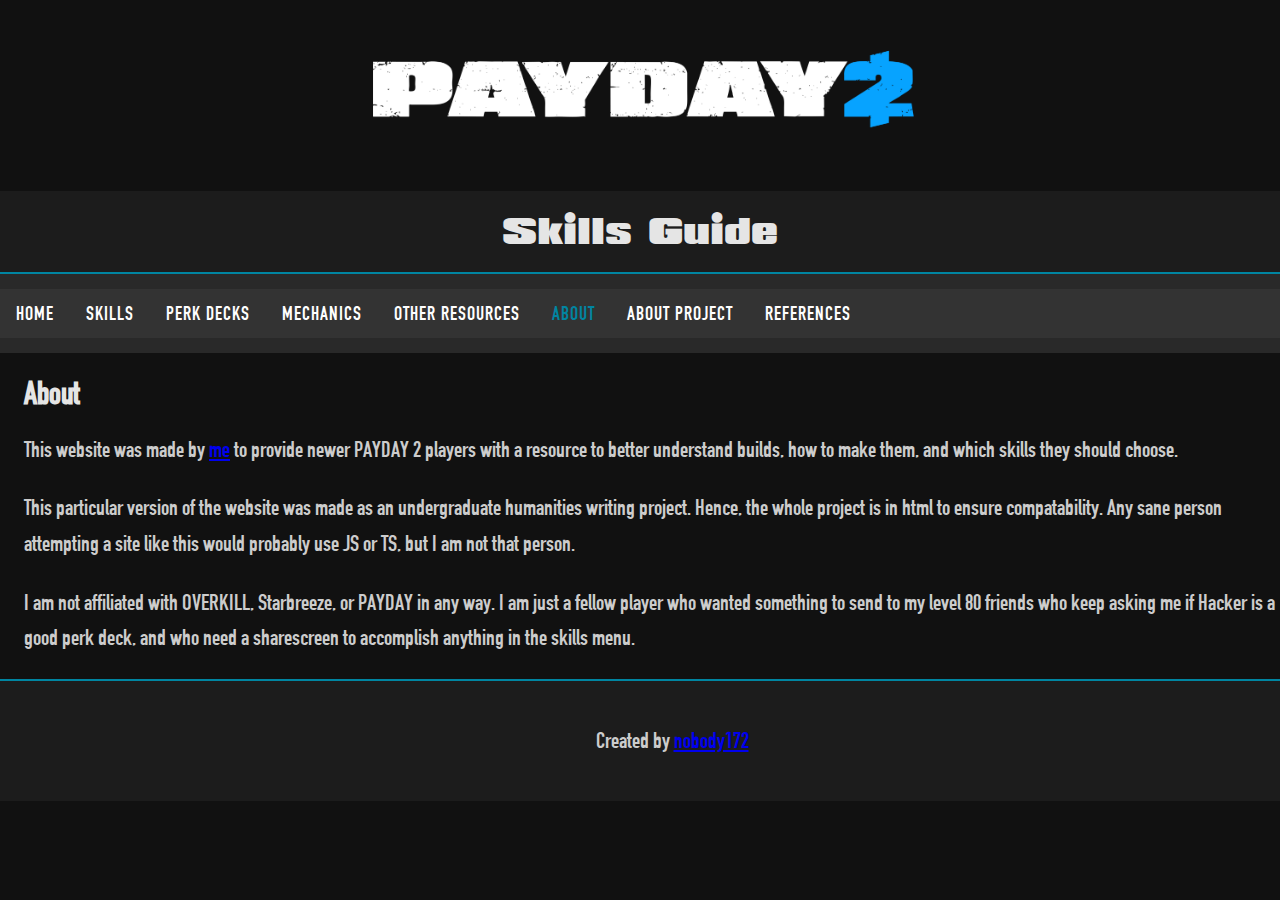
<file: about.html>
<!DOCTYPE html>

<html lang="en">

    <head>
        <meta charset="utf-8">
        <link href="css/styles.css" rel="stylesheet" type="text/css">
        <title>About Payday2guide</title> 
    </head>

    <body>
    <!--- HEADER/NAVBAR******************* --->
    <a href="index.html"><img src="media/PAYDAY2_LOGO_WHITE.png" class = "center" alt="Payday 2"></a>
    <header>
        Skills Guide
    </header>
    <nav>
        <ul>
            <li><a href="index.html">Home</a></li>
            <li><a href="skills.html">Skills</a></li>
            <li><a href="perk_decks.html">Perk Decks</a></li>
            <li><a href="mechanics.html">Mechanics</a></li>
            <li><a href="external_resources.html">Other resources</a></li>
            <li><a class="active" href="about.html">About</a></li>
            <li><a href="about_project.html"> About Project</a></li>
            <li><a href="References.html"> References</a></li>
        </ul>
    </nav>
    <!--- HEADER/NAVBAR******************* --->
        <main>
            <h1> About </h1>
            <p>
                This website was made by <a href="https://github.com/nobody172/pd2skillsguide" target="_gh"> me</a> to provide newer PAYDAY 2 players with a resource to better understand builds, how to make them, and which skills they should choose.
            </p>
            <p>
                This particular version of the website was made as an undergraduate humanities writing project. Hence, the whole project is in html to ensure compatability. Any sane person attempting a site like this would probably use
                JS or TS, but I am not that person.
            </p>
            <p>
                I am not affiliated with OVERKILL, Starbreeze, or PAYDAY in any way. I am just a fellow player who wanted something to send to my level 80 friends who keep asking me if Hacker is a good perk deck, and who
                need a sharescreen to accomplish anything in the skills menu.
            </p>
        </main>
    </body>

    <footer>
        <p>Created by <a href="https://github.com/nobody172/pd2skillsguide" target="_gh">nobody172</a></p>
    </footer>
</html>
</file>
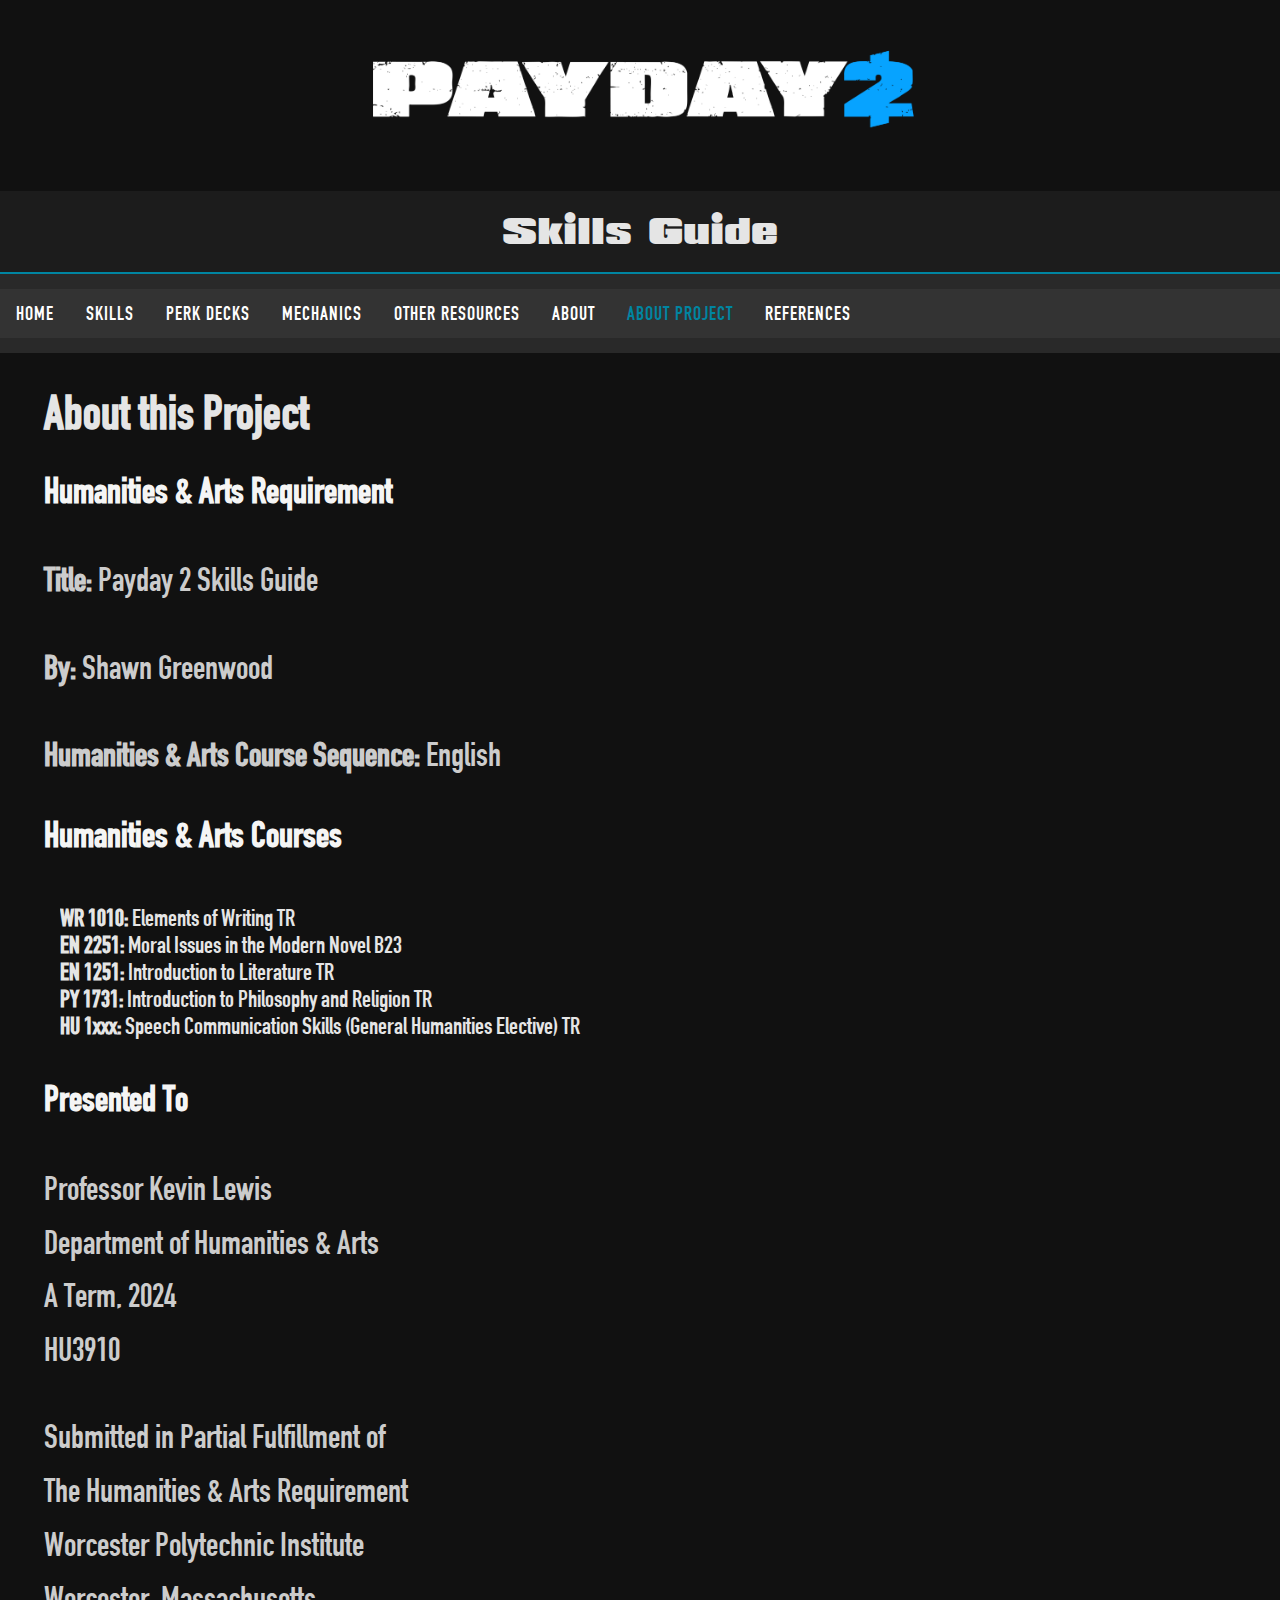
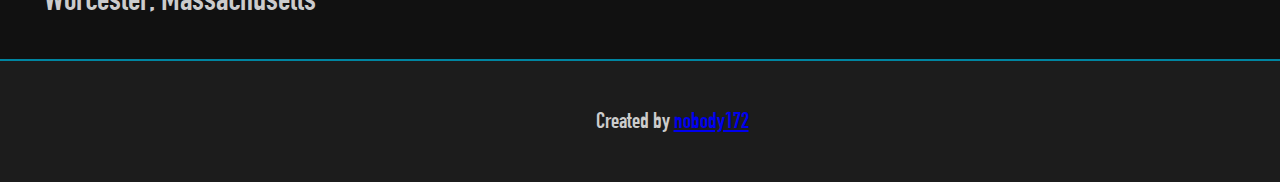
<file: about_project.html>
<!DOCTYPE html>

<html lang="en">

    <head>
        <meta charset="utf-8"> <!-- subject to change -->
        <link href="css/styles.css" rel="stylesheet" type="text/css">
        <title>About Project</title> 
    </head>

    <body>
    <!--- HEADER/NAVBAR******************* --->
    <a href="index.html"><img src="media/PAYDAY2_LOGO_WHITE.png" class = "center" alt="Payday 2"></a>
    <header>
        Skills Guide
    </header>
    <nav>
        <ul>
            <li><a href="index.html">Home</a></li>
            <li><a href="skills.html">Skills</a></li>
            <li><a href="perk_decks.html">Perk Decks</a></li>
            <li><a href="mechanics.html">Mechanics</a></li>
            <li><a href="external_resources.html">Other resources</a></li>
            <li><a href="about.html">About</a></li>
            <li><a class="active" href="about_project.html"> About Project</a></li>
            <li><a href="References.html"> References</a></li>
        </ul>
    </nav>
    <!--- HEADER/NAVBAR******************* --->
<section class="about-project">
    <main><!--Update your class and other structure information as needed.-->
        <h1>About this Project</h1>
        <h2>Humanities & Arts Requirement</h2>
        <p><b>Title:</b> Payday 2 Skills Guide</p>
        <p><b>By:</b> Shawn Greenwood</p>
        <p><b>Humanities & Arts Course Sequence:</b> English</p>
        <h2>Humanities & Arts Courses</h2>
        <ul>
            <li><b>WR 1010:</b> Elements of Writing TR</li>
            <li><b>EN 2251:</b> Moral Issues in the Modern Novel B23</li>
            <li><b>EN 1251:</b> Introduction to Literature TR</li>
            <li><b>PY 1731:</b> Introduction to Philosophy and Religion TR</li>
            <li><b>HU 1xxx:</b> Speech Communication Skills (General Humanities Elective) TR</li>
        </ul>
        <h2>Presented To</h2>
        <p>Professor Kevin Lewis<br>
            Department of Humanities & Arts<br>
            A Term, 2024<br>
            HU3910</p>
        <p>Submitted in Partial Fulfillment of<br>
            The Humanities & Arts Requirement<br>
            Worcester Polytechnic Institute<br>
            Worcester, Massachusetts</p>
    </main>
</section>
    </body>
    <footer>
        <p>Created by <a href="https://github.com/nobody172/pd2skillsguide" target="_gh">nobody172</a></p>
    </footer>

</html>
</file>
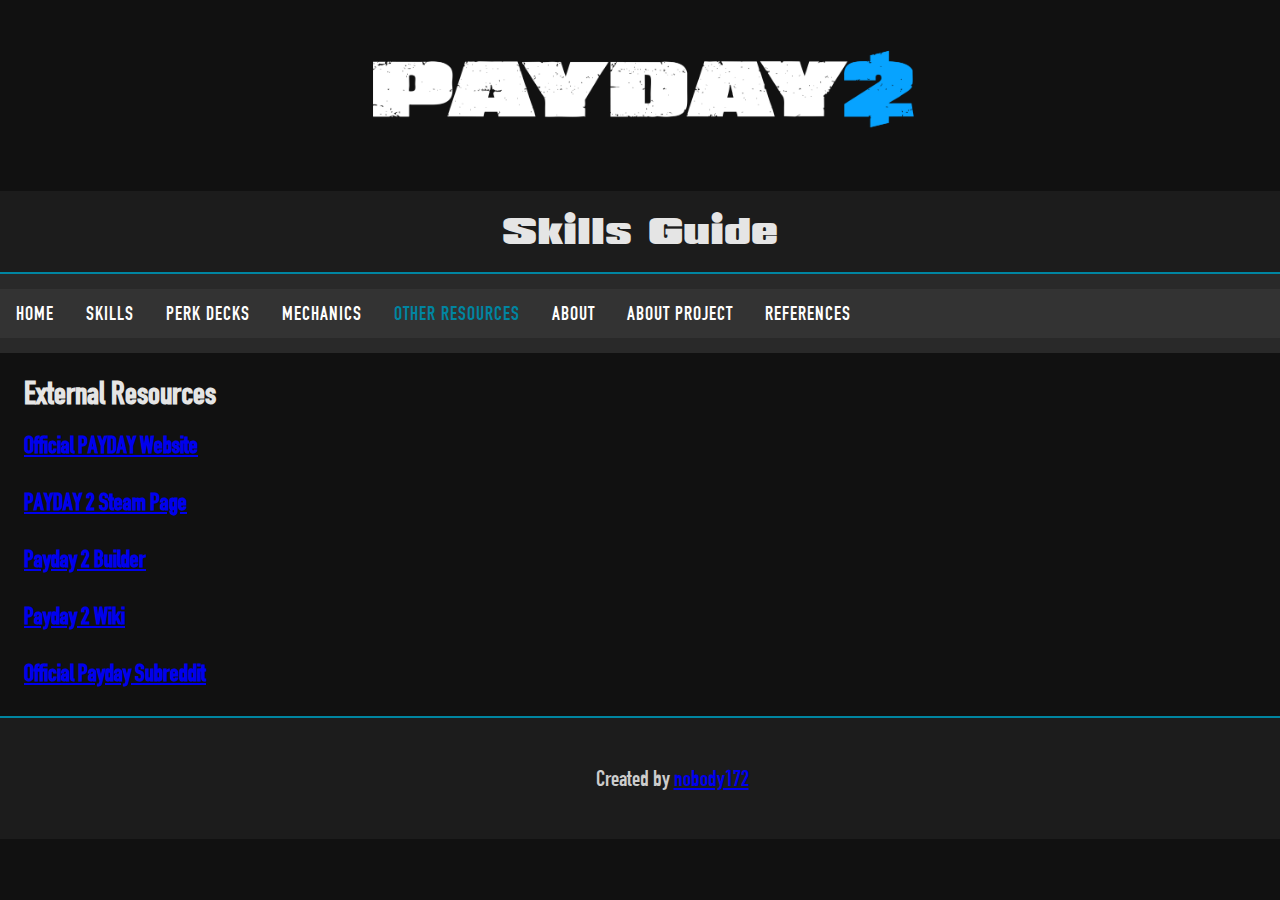
<file: external_resources.html>
<!DOCTYPE html>

<html lang="en">

    <head>
        <meta charset="utf-8"> <!-- subject to change -->
        <link href="css/styles.css" rel="stylesheet" type="text/css">
        <title>Payday2guide: Resources</title>
    </head>

    <body>
    <!--- HEADER/NAVBAR******************* --->
    <a href="index.html"><img src="media/PAYDAY2_LOGO_WHITE.png" class = "center" alt="Payday 2"></a>
    <header>
        Skills Guide
    </header>
    <nav>
        <ul>
            <li><a href="index.html">Home</a></li>
            <li><a href="skills.html">Skills</a></li>
            <li><a href="perk_decks.html">Perk Decks</a></li>
            <li><a href="mechanics.html">Mechanics</a></li>
            <li><a class="active" href="external_resources.html">Other resources</a></li>
            <li><a href="about.html">About</a></li>
            <li><a href="about_project.html"> About Project</a></li>
            <li><a href="References.html"> References</a></li>
        </ul>
    </nav>
    <!--- HEADER/NAVBAR******************* --->
        <main>
            <h1> External Resources </h1>

            <h2><a href="https://www.paydaythegame.com/" target="_official">Official PAYDAY Website</a></h2>
            <h2><a href="https://store.steampowered.com/app/218620/PAYDAY_2/" target="_official">PAYDAY 2 Steam Page</a></h2>
            <h2><a href="https://www.pd2.dev/" target="_pd2skills">Payday 2 Builder</a></h2>
            <h2><a href="https://payday.fandom.com/wiki/PAYDAY_2" target="_pd2fandom">Payday 2 Wiki</a></h2>
            <h2><a href="https://www.reddit.com/r/paydaytheheist/" target="_pd2reddit">Official Payday Subreddit</a></h2>
            <!--- more to come-->
        </main>
    </body>

    <footer>
        <p>Created by <a href="https://github.com/nobody172/pd2skillsguide" target="_gh">nobody172</a></p>
    </footer>
</html>
</file>
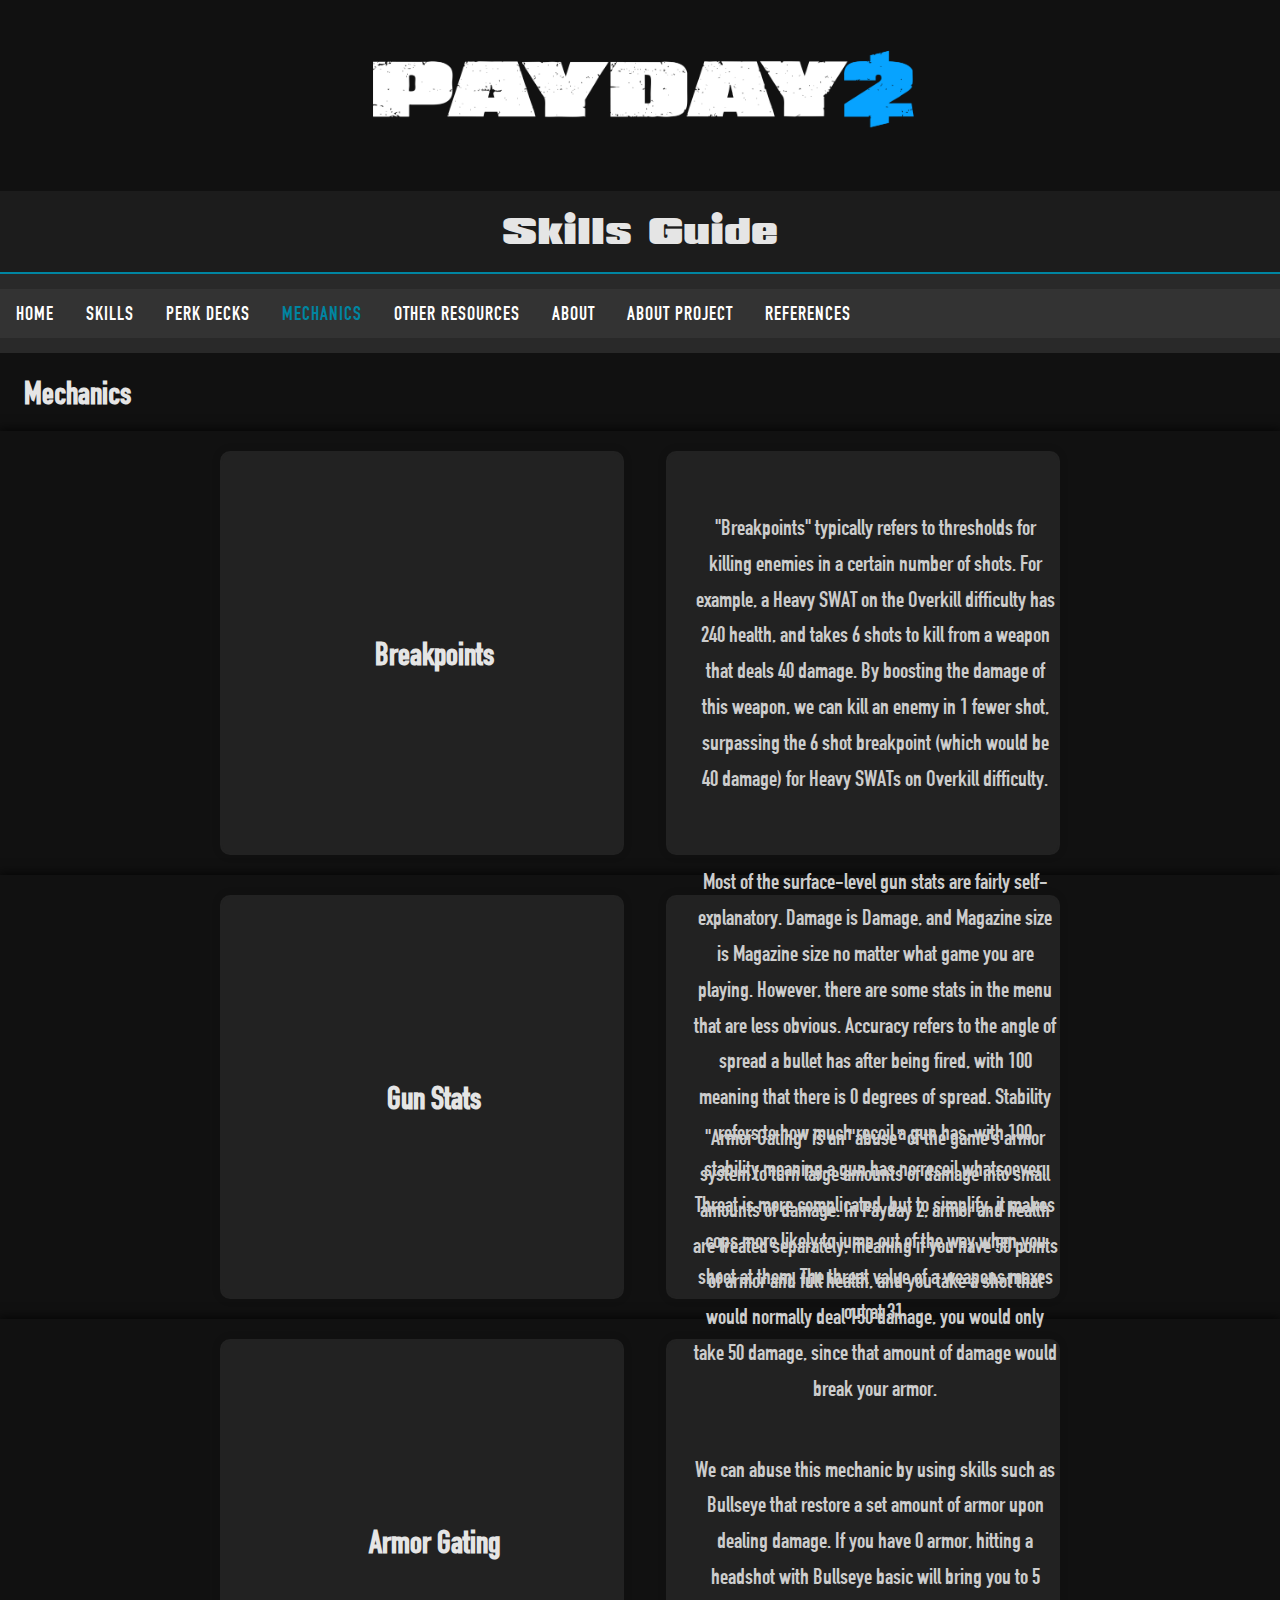
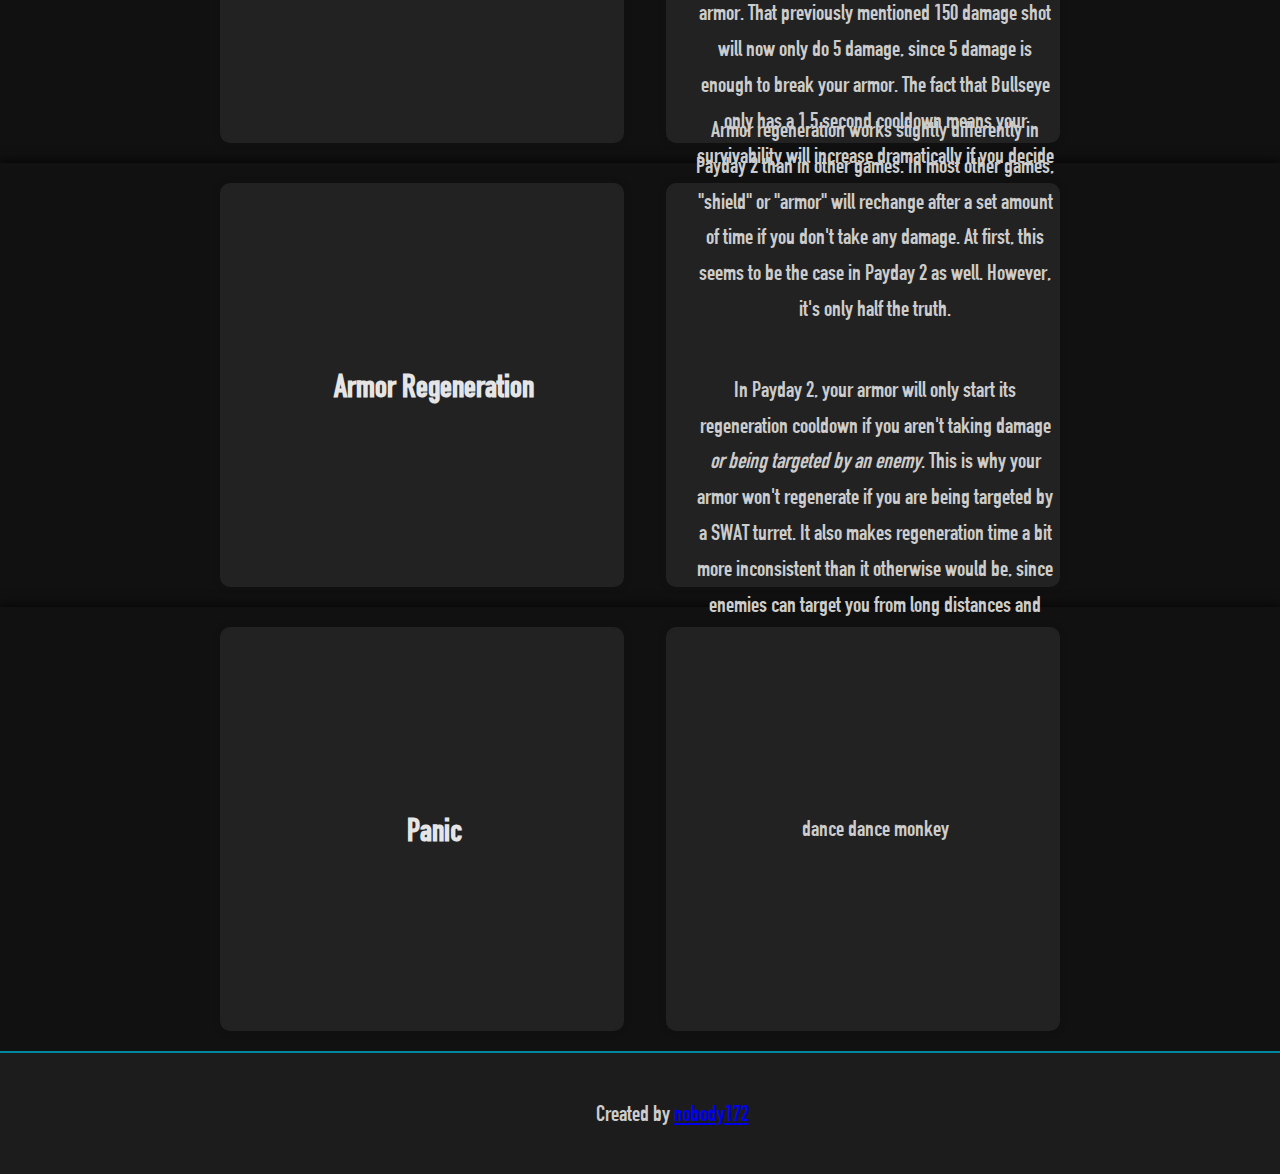
<file: mechanics.html>
<!DOCTYPE html>

<html lang="en">

    <head>
        <meta charset="utf-8"> <!-- subject to change -->
        <title>Payday2guide: Mechanics</title>
        <link href="css/styles.css" rel="stylesheet" type="text/css">
    </head>

    <body>
    <!--- HEADER/NAVBAR******************* --->
    <a href="index.html"><img src="media/PAYDAY2_LOGO_WHITE.png" class = "center" alt="Payday 2"></a>
    <header>
        Skills Guide
    </header>
    <nav>
        <ul>
            <li><a href="index.html">Home</a></li>
            <li><a href="skills.html">Skills</a></li>
            <li><a href="perk_decks.html">Perk Decks</a></li>
            <li><a class="active" href="mechanics.html">Mechanics</a></li>
            <li><a href="external_resources.html">Other resources</a></li>
            <li><a href="about.html">About</a></li>
            <li><a href="about_project.html"> About Project</a></li>
            <li><a href="References.html"> References</a></li>
        </ul>
    </nav>
    <!--- HEADER/NAVBAR******************* --->
<main>
        <h1> Mechanics </h1>
    <section class="container">
        <div class="mainContainerLeft">
            <h1>Breakpoints</h1>
        </div>
        <div class="mainContainerRight">
            <p> "Breakpoints" typically refers to thresholds for killing enemies in a certain number of shots. For example, a Heavy SWAT on the Overkill difficulty has 240 health, and takes 6 shots to kill from a weapon that deals 40 damage.
                By boosting the damage of this weapon, we can kill an enemy in 1 fewer shot, surpassing the 6 shot breakpoint (which would be 40 damage) for Heavy SWATs on Overkill difficulty.
            </p>
        </div>
    </section>

    <section class="container">
        <div class="mainContainerLeft">
            <h1>Gun Stats</h1>
        </div>
        <div class="mainContainerRight">
            <p> Most of the surface-level gun stats are fairly self-explanatory. Damage is Damage, and Magazine size is Magazine size no matter what game you are playing. However, there are some stats in the menu that are less obvious.
                Accuracy refers to the angle of spread a bullet has after being fired, with 100 meaning that there is 0 degrees of spread. Stability refers to how much recoil a gun has, with 100 stability meaning a gun has no recoil whatsoever.
                Threat is more complicated, but to simplify, it makes cops more likely to jump out of the way when you shoot at them. The threat value of a weapons maxes out at 31.
            </p>
        </div>
    </section>

    <section class="container">
        <div class="mainContainerLeft">
            <h1>Armor Gating</h1>
        </div>
        <div class="mainContainerRight">
            <p> "Armor Gating" is an "abuse" of the game's armor system to turn large amounts of damage into small amounts of damage. In Payday 2, armor and health are treated separately, meaning if
                you have 50 points of armor and full health, and you take a shot that would normally deal 150 damage, you would only take 50 damage, since that amount of damage would break your armor.
            </p>
            <p> We can abuse this mechanic by using skills such as Bullseye that restore a set amount of armor upon dealing damage. If you have 0 armor, hitting a headshot with Bullseye basic will bring you to 5 armor.
                That previously mentioned 150 damage shot will now only do 5 damage, since 5 damage is enough to break your armor. The fact that Bullseye only has a 1.5 second cooldown means
                your survivability will increase dramatically if you decide to pick it up.
            </p>
            <p> The one caveat of this strategy is that this armor mechanic doesn't apply to snipers, who deal full damage regardless of how much armor you have.

            </p>
        </div>
    </section>

    <section class="container">
        <div class="mainContainerLeft" id="armor regen">
            <h1>Armor Regeneration</h1>
        </div>
        <div class="mainContainerRight">
            <p> Armor regeneration works slightly differently in Payday 2 than in other games. In most other games, "shield" or "armor" will rechange after a set amount of time if you don't take any damage.
                At first, this seems to be the case in Payday 2 as well. However, it's only half the truth.
            </p>
            <p> In Payday 2, your armor will only start its regeneration cooldown if you aren't taking damage <em>or being targeted by an enemy</em>. This is why your armor won't regenerate if you are being targeted by a SWAT turret.
                It also makes regeneration time a bit more inconsistent than it otherwise would be, since enemies can target you from long distances and interupt the cooldown.
            </p>
        </div>
    </section>

    <section class="container">
        <div class="mainContainerLeft">
            <h1>Panic</h1>
        </div>
        <div class="mainContainerRight">
            <p> dance dance monkey
            </p>
        </div>
    </section>

</main>
        <!--- more to come here-->

    <footer>
        <p>Created by <a href="https://github.com/nobody172/pd2skillsguide" target="_gh">nobody172</a></p>
    </footer>
    </body>


</html>
</file>
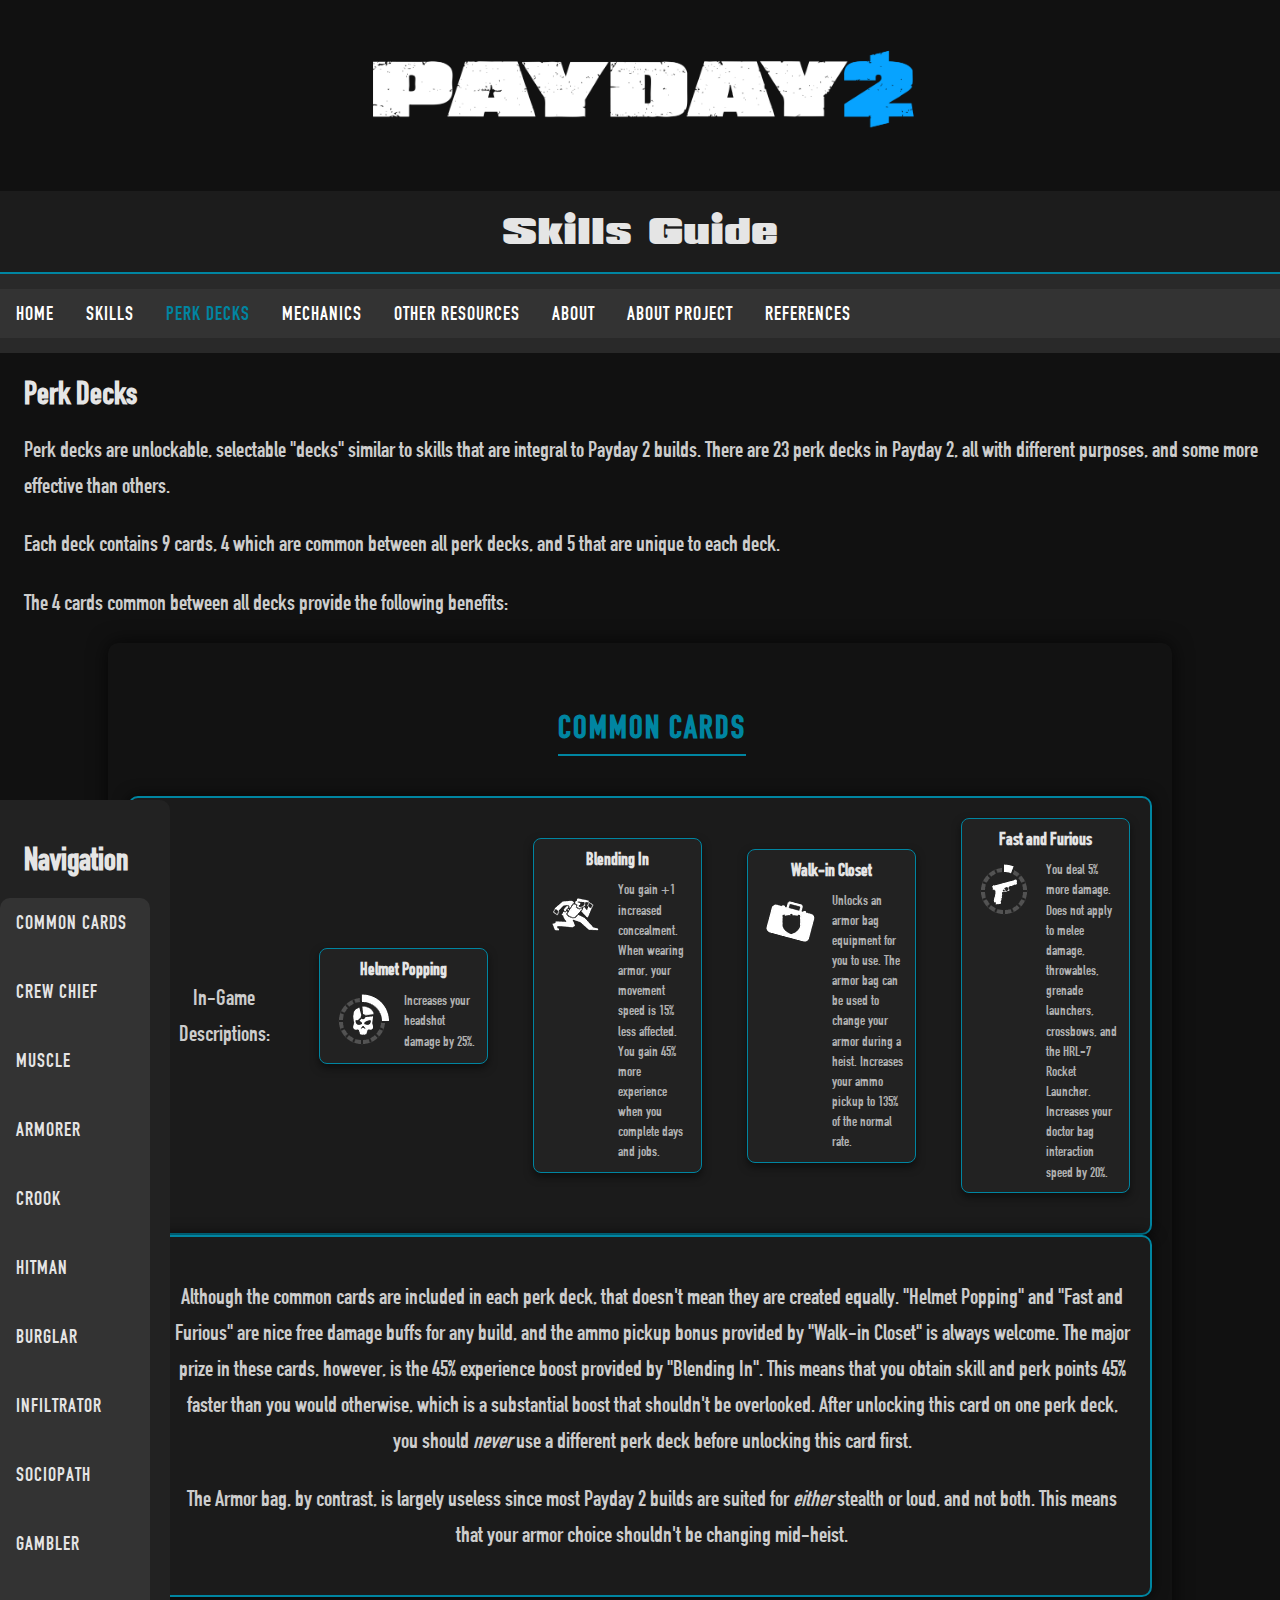
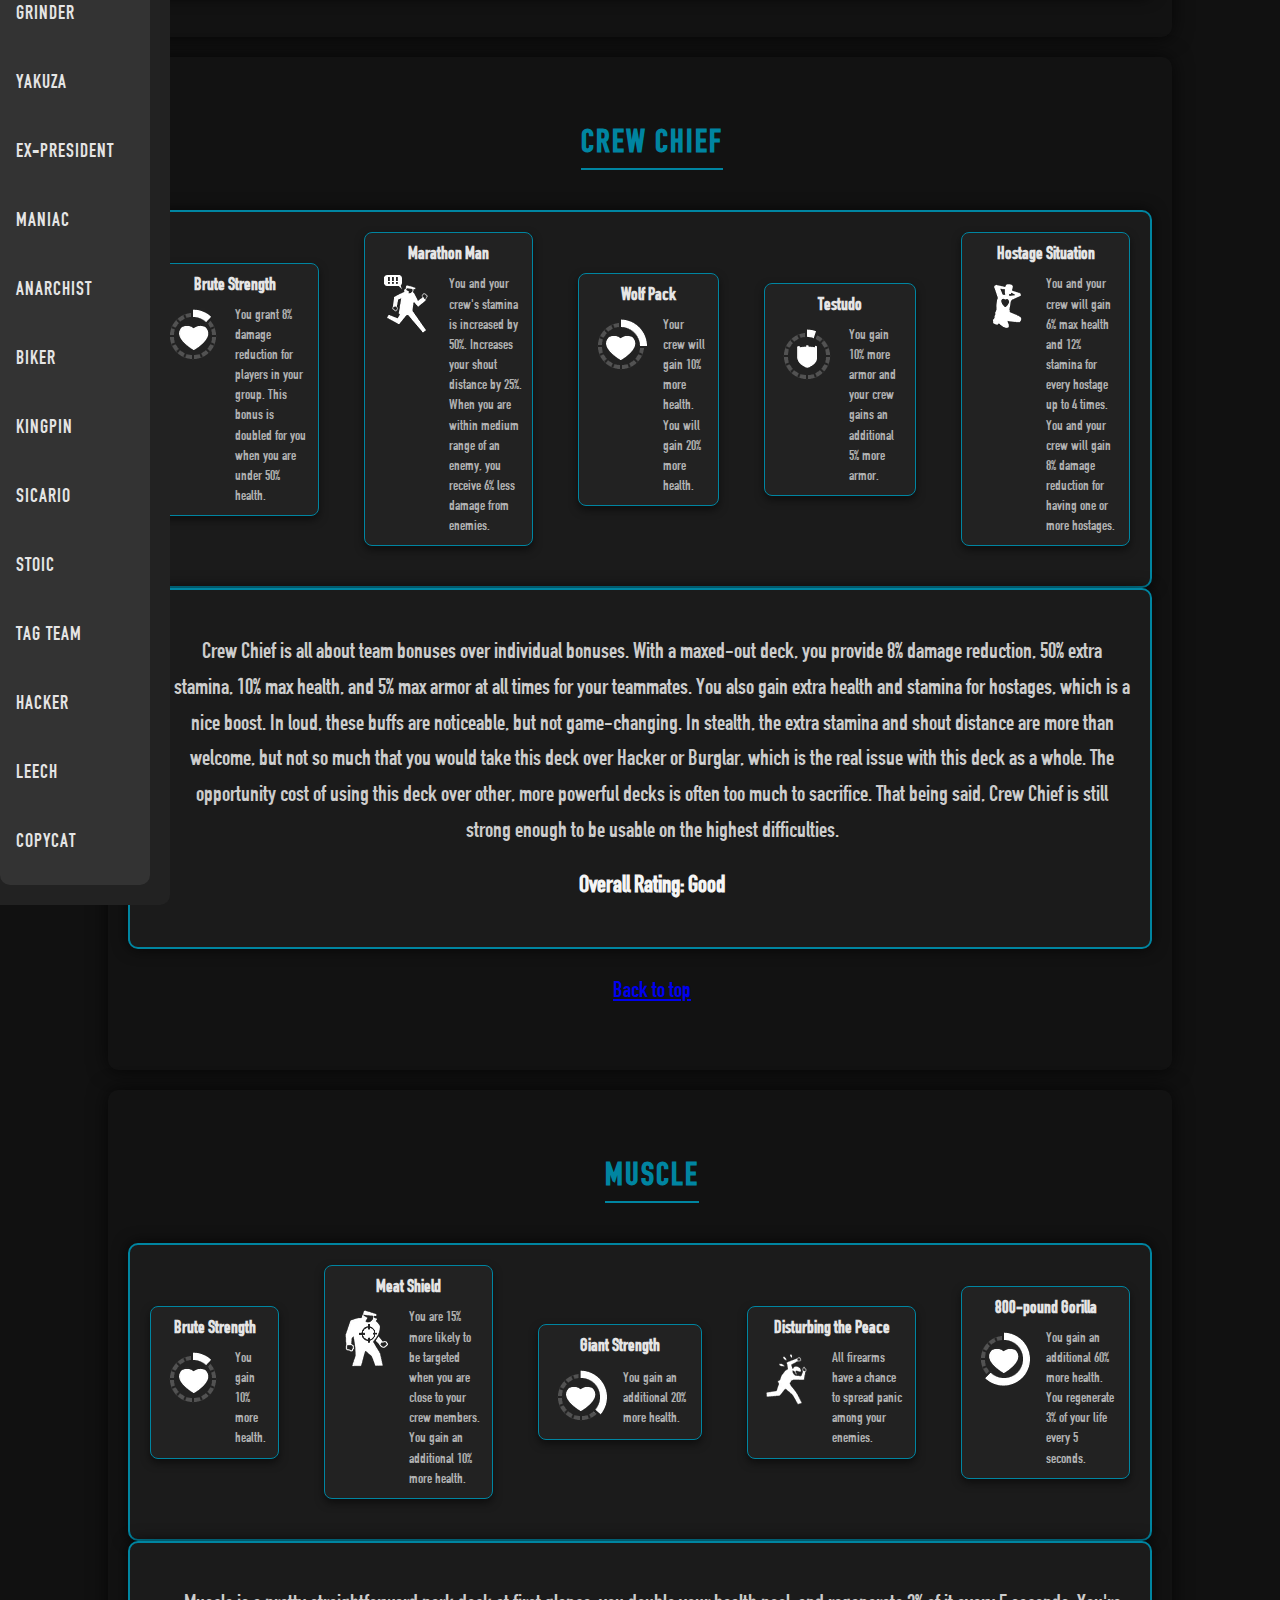
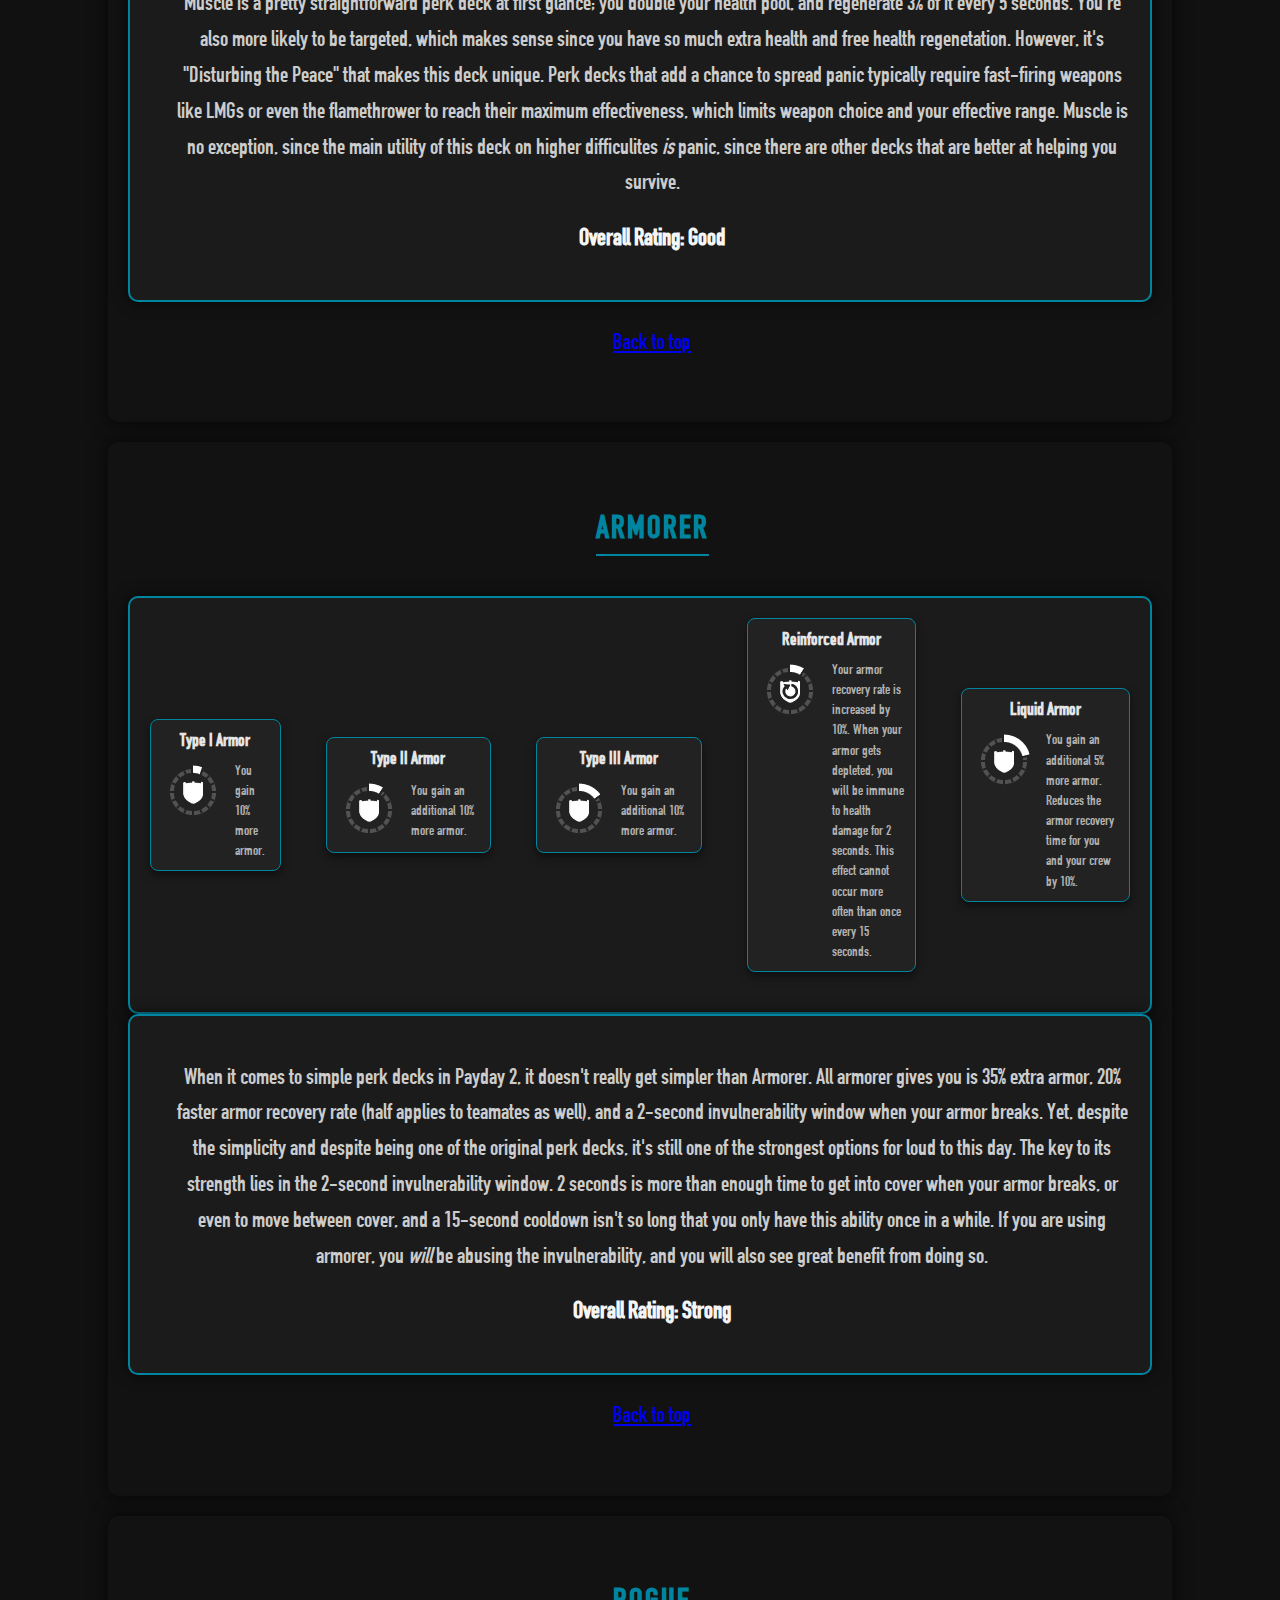
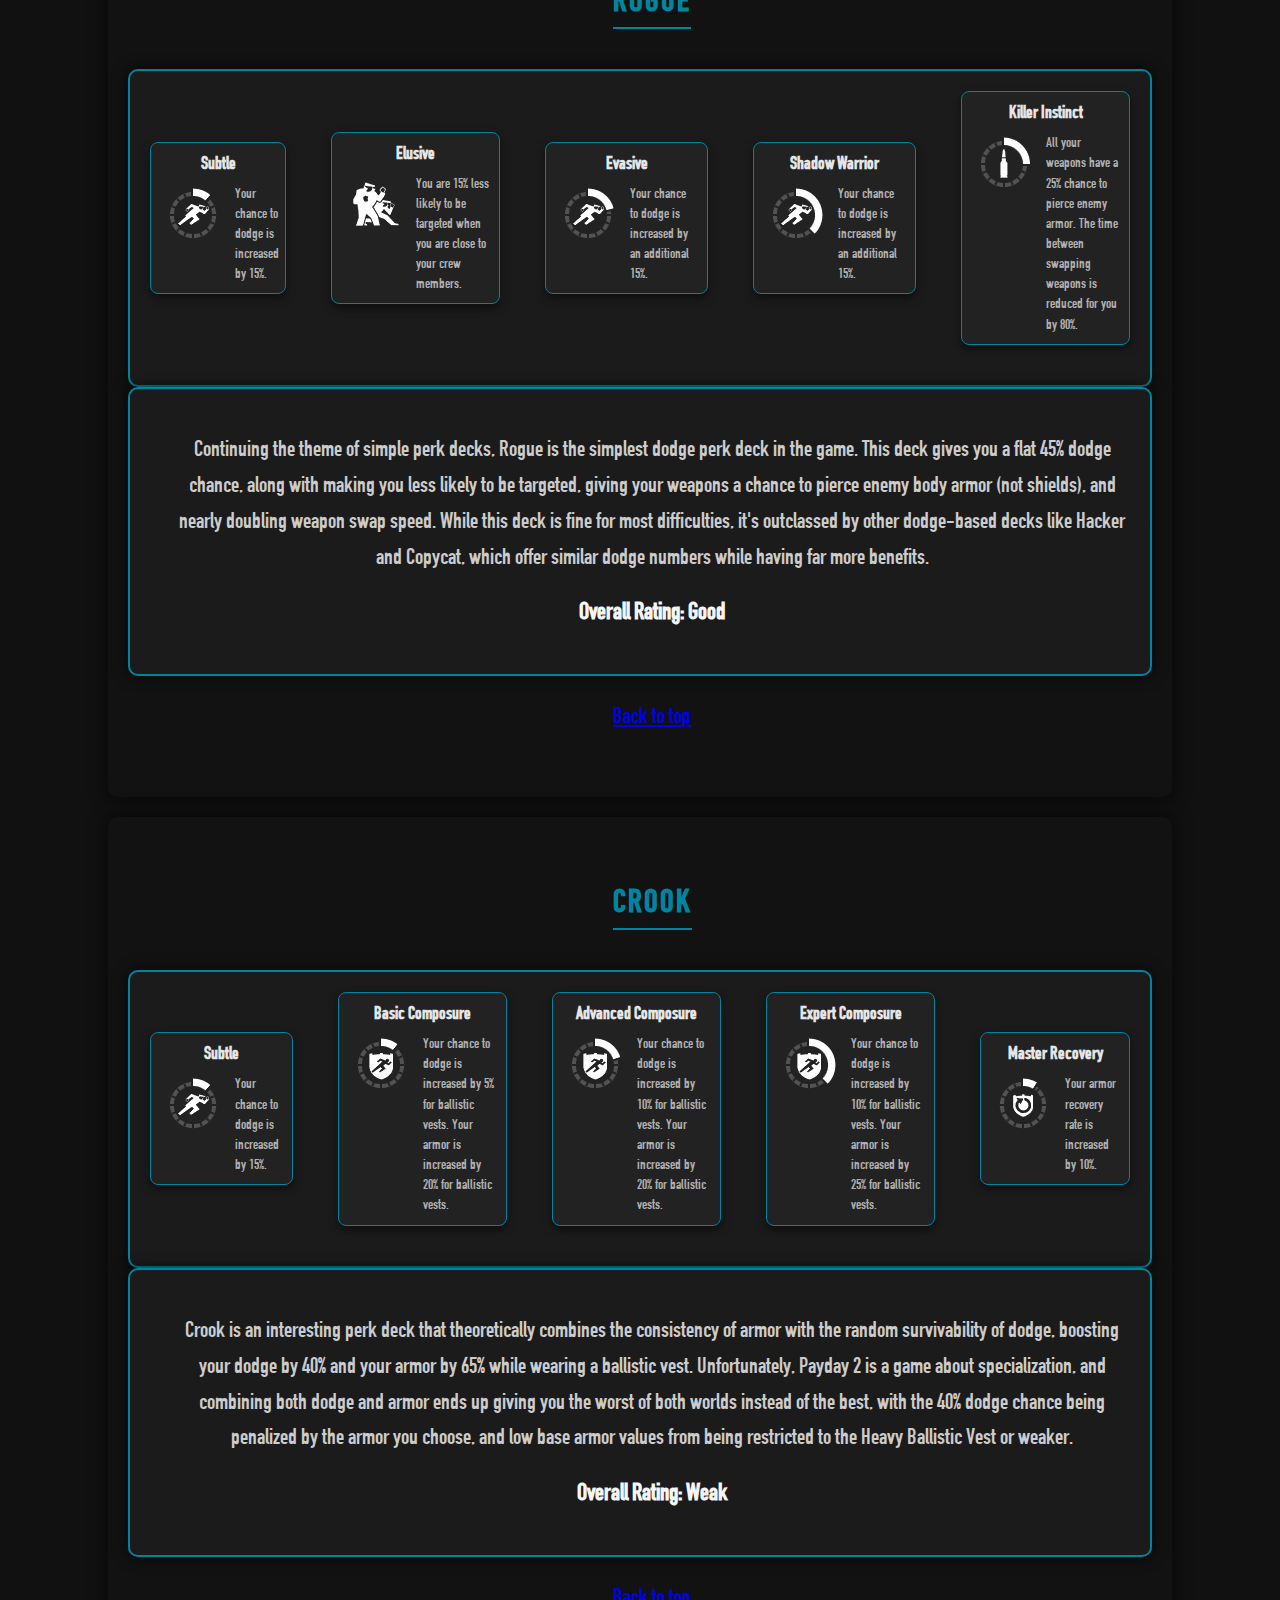
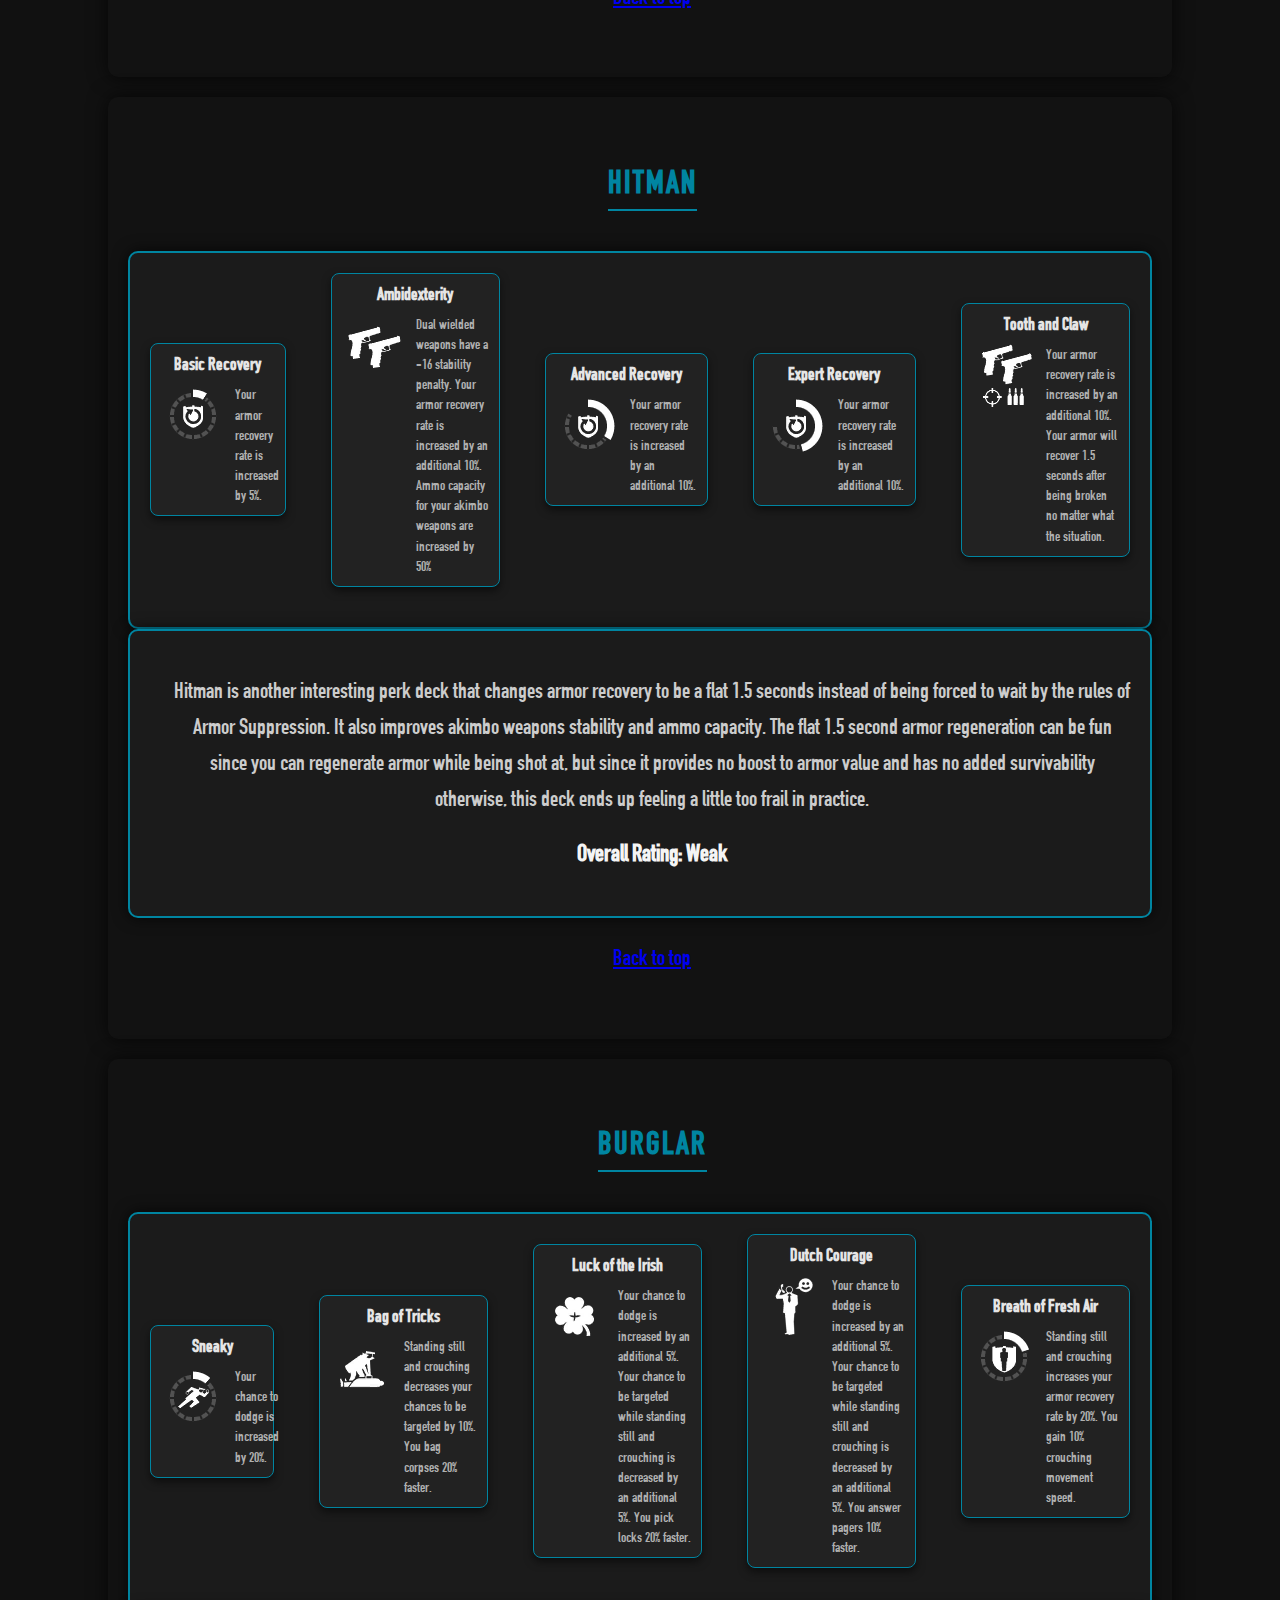
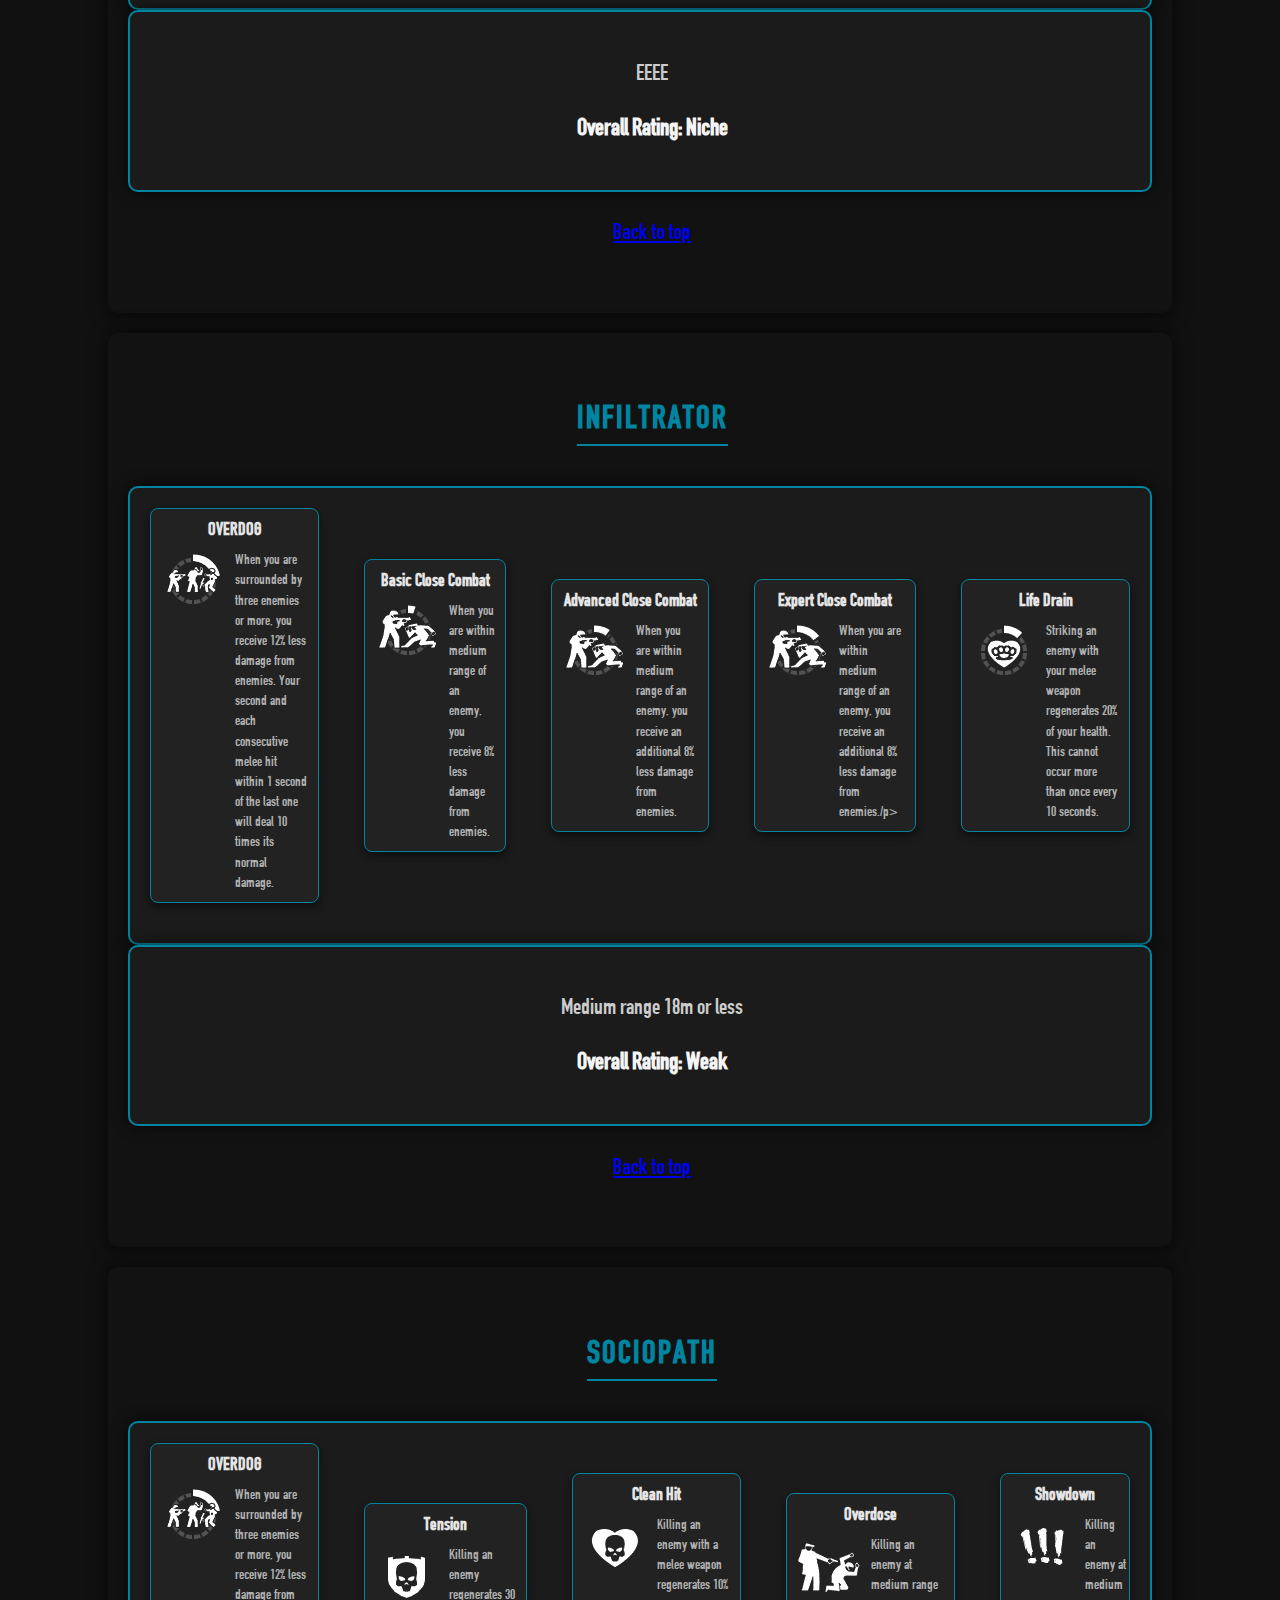
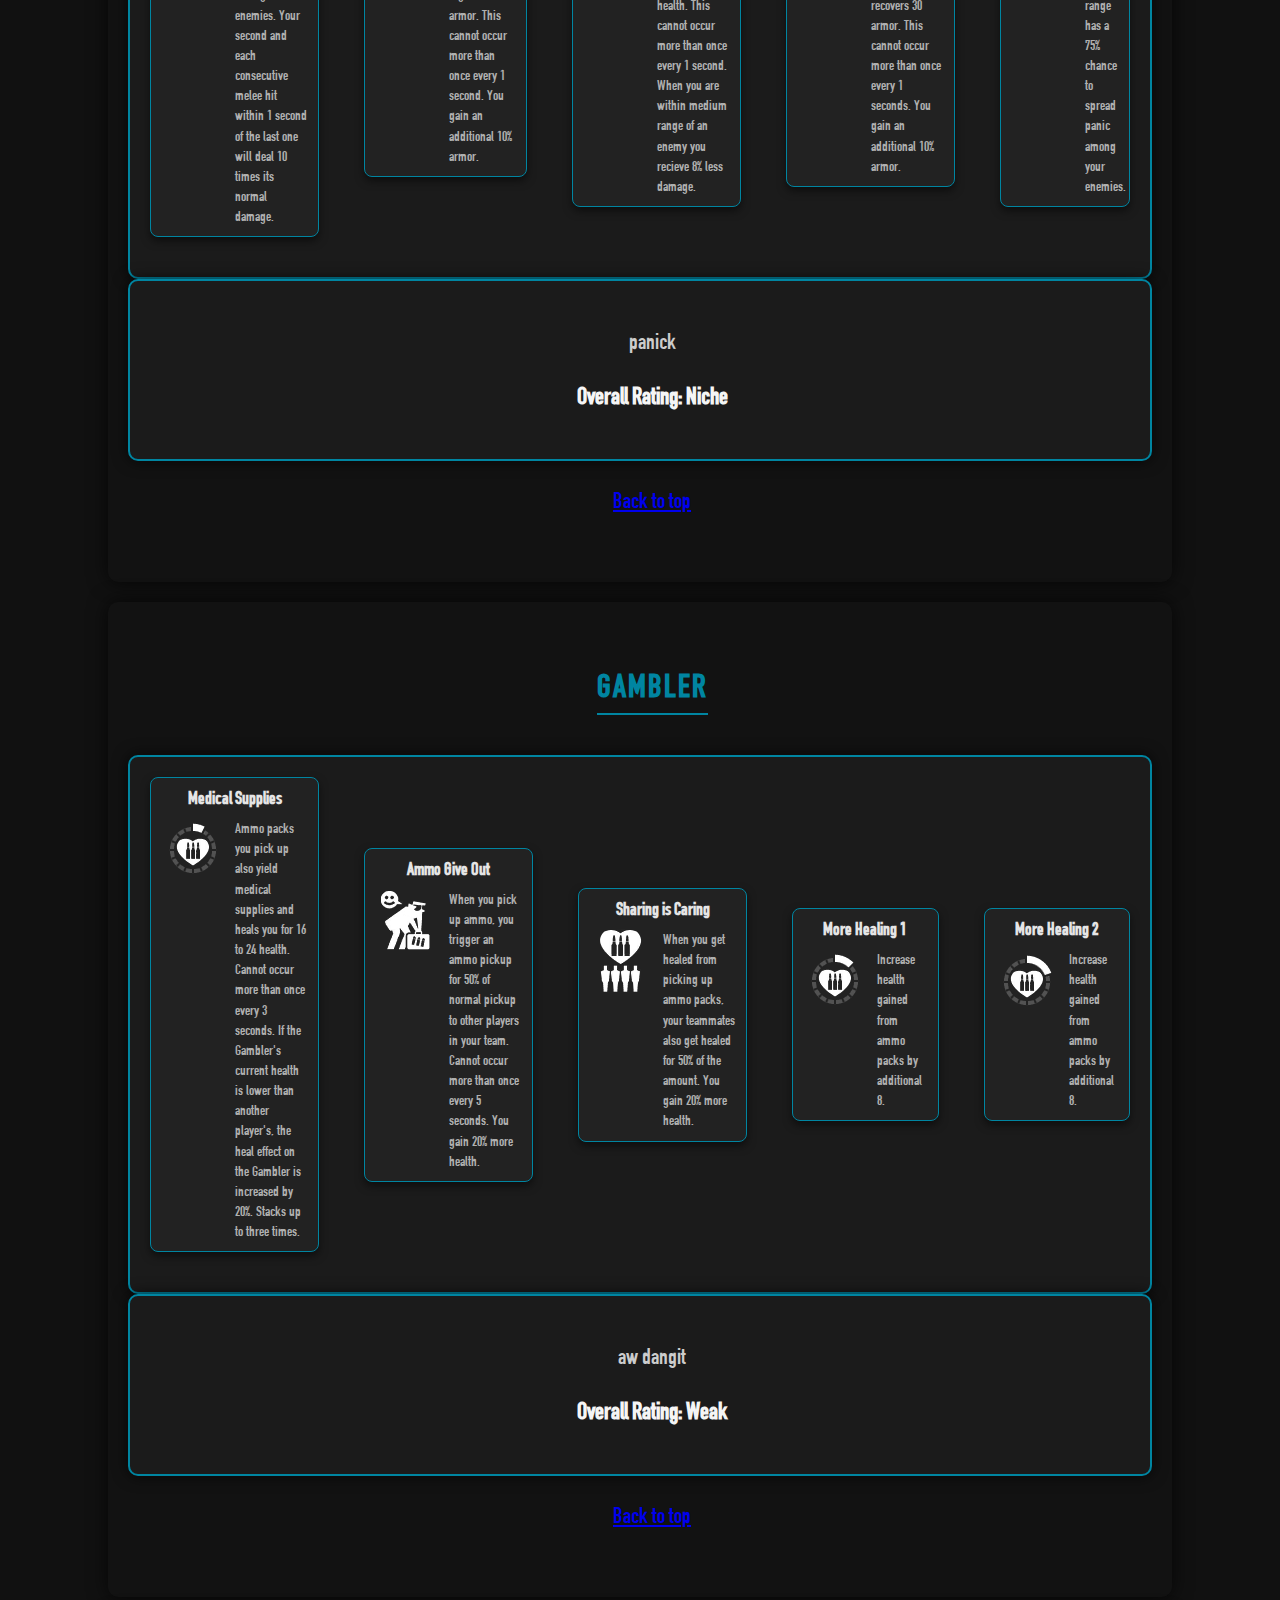
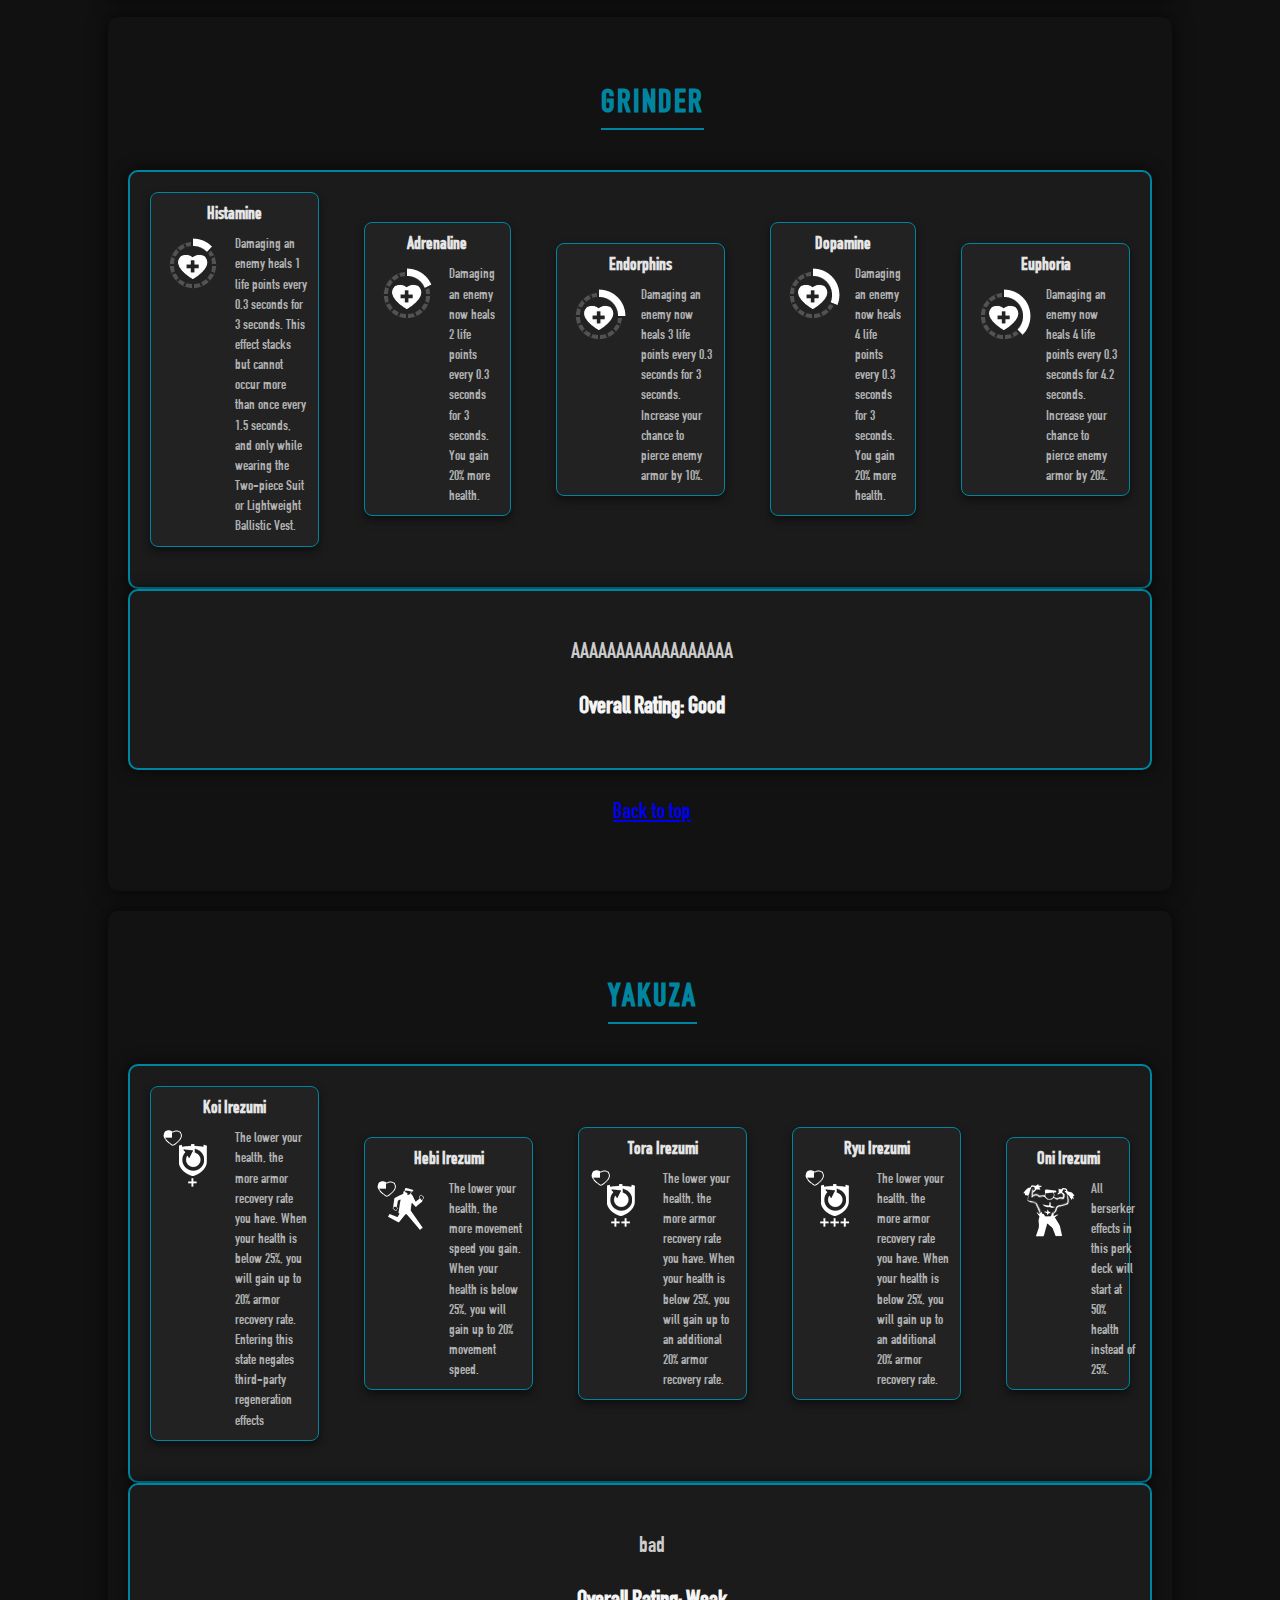
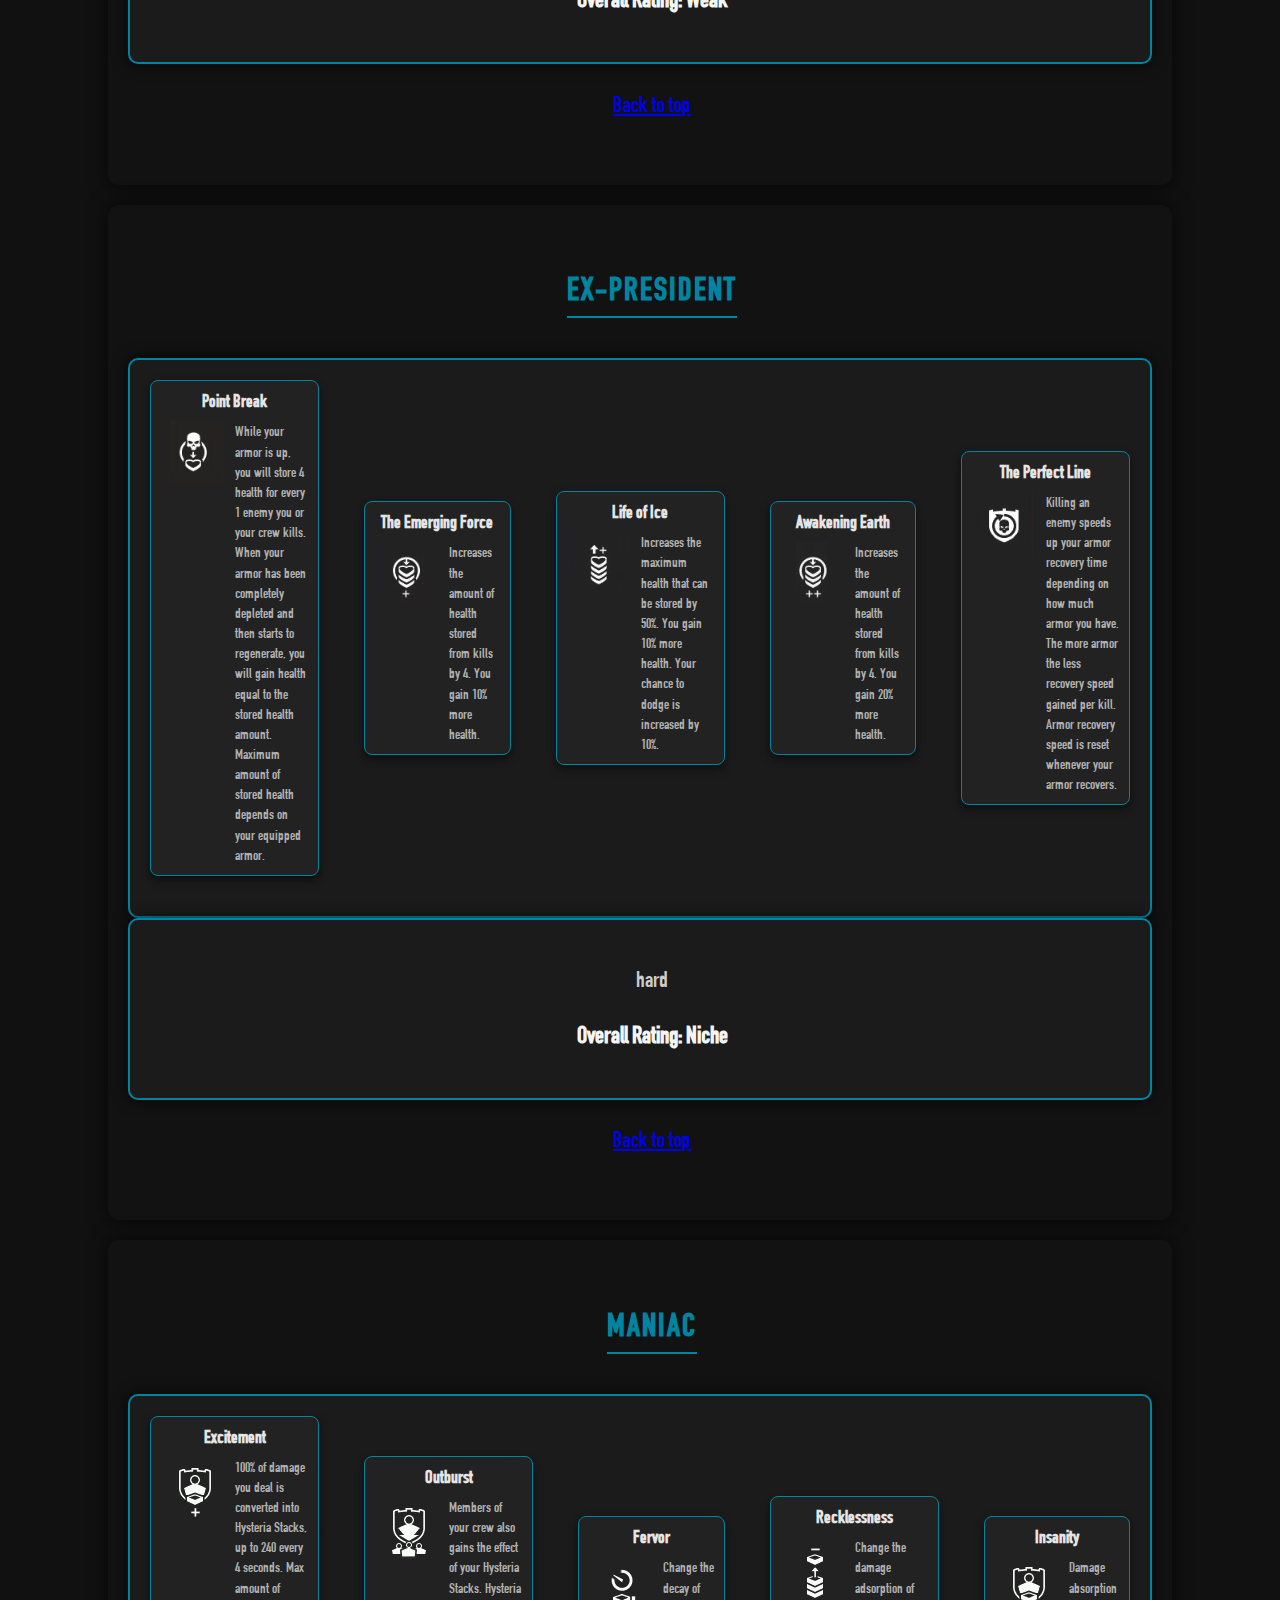
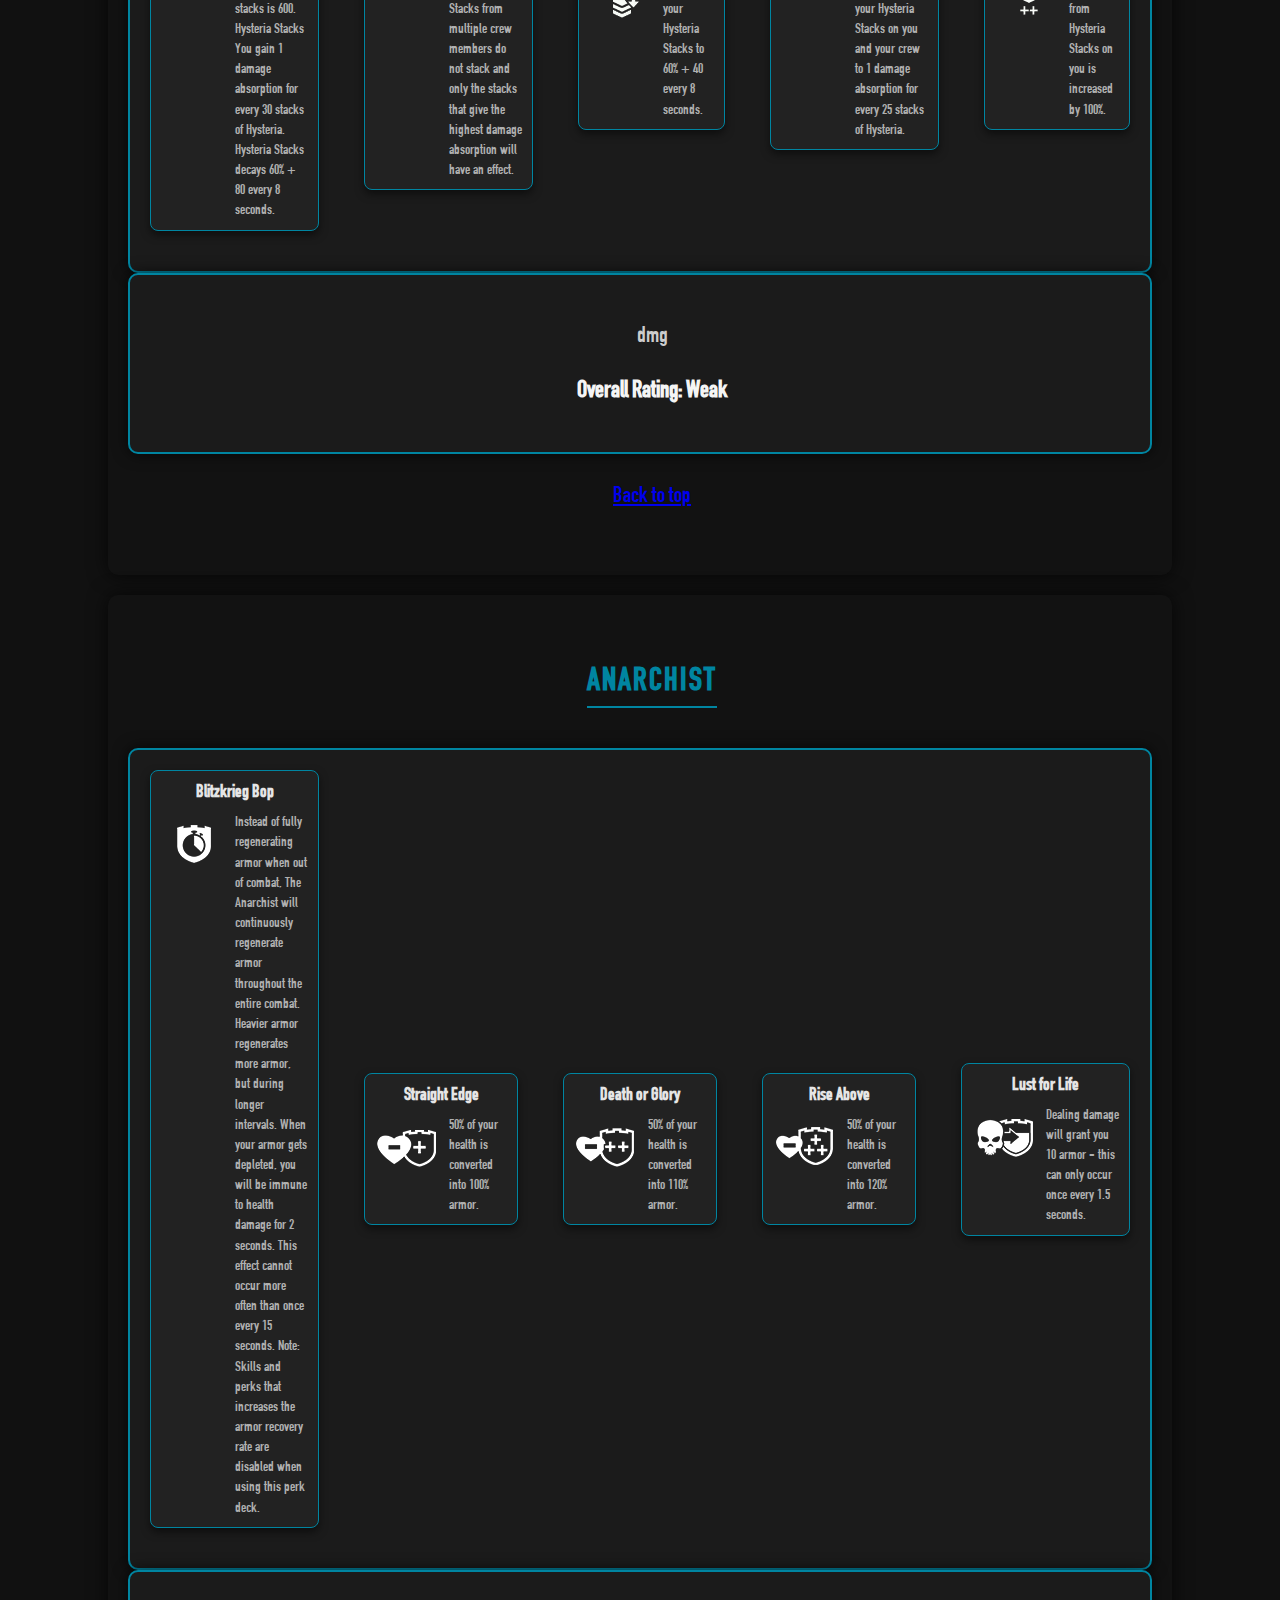
<file: perk_decks.html>
<!DOCTYPE html>

<html lang="en">

    <head>
        <meta charset="utf-8"> <!-- subject to change -->
        <title>Payday2guide: Perk Decks</title>
        <link href="css/styles.css" rel="stylesheet" type="text/css">
    </head>
<body>
    <!--- HEADER/NAVBAR******************* --->
    <a href="index.html"><img src="media/PAYDAY2_LOGO_WHITE.png" class = "center" alt="Payday 2" id="top"></a>
    <header>
        Skills Guide
    </header>
    <nav>
        <ul>
            <li><a href="index.html">Home</a></li>
            <li><a href="skills.html">Skills</a></li>
            <li><a class="active" href="perk_decks.html">Perk Decks</a></li>
            <li><a href="mechanics.html">Mechanics</a></li>
            <li><a href="external_resources.html">Other resources</a></li>
            <li><a href="about.html">About</a></li>
            <li><a href="about_project.html"> About Project</a></li>
            <li><a href="References.html"> References</a></li>
        </ul>
    </nav>
    <!--- HEADER/NAVBAR******************* --->
    <main>

        <h1>Perk Decks</h1>
    <p>
        Perk decks are unlockable, selectable "decks" similar to skills that are integral to Payday 2 builds. There are 23 perk decks in Payday 2, all with different purposes, and some more effective than others.
    </p>
        <p>
            Each deck contains 9 cards, 4 which are common between all perk decks, and 5 that are unique to each deck.
        </p>
        <div class="perk-nav">
            <h1>Navigation</h1>
            <ul>
                <li><a href="#common">Common Cards</a></li>
                <li><a href="#crew chief">Crew Chief</a></li>
                <li><a href="#muscle">Muscle</a></li>
                <li><a href="#armorer">Armorer</a></li>
                <li><a href="#crook">Crook</a></li>
                <li><a href="#hitman">Hitman</a></li>
                <li><a href="#burglar">Burglar</a></li>
                <li><a href="#inf">Infiltrator</a></li>
                <li><a href="#soc">Sociopath</a></li>
                <li><a href="#gambler">Gambler</a></li>
                <li><a href="#grinder">Grinder</a></li>
                <li><a href="#yakuza">Yakuza</a></li>
                <li><a href="#expres">Ex-President</a></li>
                <li><a href="#maniac">Maniac</a></li>
                <li><a href="#anarchist">Anarchist</a></li>
                <li><a href="#biker">Biker</a></li>
                <li><a href="#kingpin">Kingpin</a></li>
                <li><a href="#sicario">Sicario</a></li>
                <li><a href="#stoic">Stoic</a></li>
                <li><a href="#tt">Tag Team</a></li>
                <li><a href="#hacker">Hacker</a></li>
                <li><a href="#leech">Leech</a></li>
                <li><a href="#copycat">Copycat</a></li>

            </ul>
        </div>
        <p>The 4 cards common between all decks provide the following benefits:</p>
        <section class="perk-deck-section">
            <section class="perk-deck-title" id="common">
                <h2>Common Cards</h2>
            </section>

            <section class="perk-deck-container"> <!---common cards-->
                <p>In-Game Descriptions:</p>
                <div class="perk-card">
                    <h3>Helmet Popping</h3>
                    <div class="perk-content">
                        <img src="media/perks/Helmet%20Popping.png" alt="Card 1" />
                        <div class="perk-text">
                            <p>Increases your headshot damage by 25%.</p>
                        </div>
                    </div>
                </div>


                <div class="perk-card">
                     <h3>Blending In</h3>
                     <div class="perk-content">
                         <img src="media/perks/Blending%20In.png" alt="Card 2" />
                         <div class="perk-text">
                             <p>You gain +1 increased concealment. When wearing armor, your movement speed is 15% less affected. You gain 45% more experience when you complete days and jobs.</p>
                         </div>
                    </div>
                </div>

                     <div class="perk-card">
                         <h3>Walk-in Closet</h3>
                         <div class="perk-content">
                             <img src="media/perks/Walk-In%20Closet.png" alt="Card 3" />
                             <div class="perk-text">
                                <p>Unlocks an armor bag equipment for you to use. The armor bag can be used to change your armor during a heist. Increases your ammo pickup to 135% of the normal rate.</p>
                             </div>
                        </div>
                        </div>


                <div class="perk-card">
                    <h3>Fast and Furious</h3>
                    <div class="perk-content">
                        <img src="media/perks/Fast%20and%20Furious.png" alt="Card 4" />
                        <div class="perk-text">
                            <p>You deal 5% more damage. Does not apply to melee damage, throwables, grenade launchers, crossbows, and the HRL-7 Rocket Launcher. Increases your doctor bag interaction speed by 20%.</p>
                        </div>
                    </div>
                </div>
            </section>
            <section class="perk-content-container">
                <p>
                    Although the common cards are included in each perk deck, that doesn't mean they are created equally. "Helmet Popping" and "Fast and Furious" are nice free damage buffs for any build, and the ammo
                    pickup bonus provided by "Walk-in Closet" is always welcome. The major prize in these cards, however, is the 45% experience boost provided by "Blending In". This means that you obtain skill and perk points 45% faster
                    than you would otherwise, which is a substantial boost that shouldn't be overlooked. After unlocking this card on one perk deck, you should <em>never</em> use a different perk deck before unlocking this card first.
                </p>
                <p>The Armor bag, by contrast, is largely useless since most Payday 2 builds are suited for <em>either</em> stealth or loud, and not both. This means that your armor choice shouldn't be changing mid-heist.</p>
            </section>
        </section>


        <section class="perk-deck-section"> <!---cc-->
            <section class="perk-deck-title"  id="crew chief">
                <h2>Crew Chief</h2>
            </section>

            <section class="perk-deck-container">
                <div class="perk-card">
                    <h3>Brute Strength</h3>
                    <div class="perk-content">
                        <img src="media/perks/Brute%20Strength.png" alt="Card 1" />
                        <div class="perk-text">
                            <p>You grant 8% damage reduction for players in your group. This bonus is doubled for you when you are under 50% health.</p>
                        </div>
                    </div>
                </div>


                <div class="perk-card">
                    <h3>Marathon Man</h3>
                    <div class="perk-content">
                        <img src="media/perks/Marathon%20Man.png" alt="Card 2" />
                        <div class="perk-text">
                            <p>You and your crew's stamina is increased by 50%. Increases your shout distance by 25%.
                                When you are within medium range of an enemy, you receive 6% less damage from enemies.</p>
                        </div>
                    </div>
                </div>

                <div class="perk-card">
                    <h3>Wolf Pack</h3>
                    <div class="perk-content">
                        <img src="media/perks/Wolf%20Pack.png" alt="Card 3" />
                        <div class="perk-text">
                            <p>Your crew will gain 10% more health. You will gain 20% more health.</p>
                        </div>
                    </div>
                </div>


                <div class="perk-card">
                    <h3>Testudo</h3>
                    <div class="perk-content">
                        <img src="media/perks/Testudo.png" alt="Card 4" />
                        <div class="perk-text">
                            <p>You gain 10% more armor and your crew gains an additional 5% more armor.</p>
                        </div>
                    </div>
                </div>

                <div class="perk-card">
                    <h3>Hostage Situation</h3>
                    <div class="perk-content">
                        <img src="media/perks/Hostage%20Situation.png" alt="Card 5" />
                        <div class="perk-text">
                            <p>You and your crew will gain 6% max health and 12% stamina for every hostage up to 4 times. You and your crew will gain 8% damage reduction for having one or more hostages.</p>
                        </div>
                    </div>
                </div>

            </section>
            <section class="perk-content-container">
                <p>
                    Crew Chief is all about team bonuses over individual bonuses. With a maxed-out deck, you provide 8% damage reduction, 50% extra stamina, 10% max health, and 5% max armor at all times for your teammates.
                    You also gain extra health and stamina for hostages, which is a nice boost. In loud, these buffs are noticeable, but not game-changing. In stealth, the extra stamina and shout distance are more than welcome, but
                    not so much that you would take this deck over Hacker or Burglar, which is the real issue with this deck as a whole. The opportunity cost of using this deck over other, more powerful decks is often too much to sacrifice.
                    That being said, Crew Chief is still strong enough to be usable on the highest difficulties.
                </p>
               <h2>Overall Rating: Good</h2>
            </section>
            <p><a href="#top">Back to top</a> </p>
        </section>

        <section class="perk-deck-section"> <!---muscle-->
            <section class="perk-deck-title"  id="muscle">
                <h2>Muscle</h2>
            </section>

            <section class="perk-deck-container">
                <div class="perk-card">
                    <h3>Brute Strength</h3>
                    <div class="perk-content">
                        <img src="media/perks/Brute%20Strength.png" alt="Card 1" />
                        <div class="perk-text">
                            <p>You gain 10% more health.</p>
                        </div>
                    </div>
                </div>


                <div class="perk-card">
                    <h3>Meat Shield</h3>
                    <div class="perk-content">
                        <img src="media/perks/Meat%20Shield.png" alt="Card 2" />
                        <div class="perk-text">
                            <p>You are 15% more likely to be targeted when you are close to your crew members.
                                You gain an additional 10% more health.</p>
                        </div>
                    </div>
                </div>

                <div class="perk-card">
                    <h3>Giant Strength</h3>
                    <div class="perk-content">
                        <img src="media/perks/Giant%20Strength.png" alt="Card 3" />
                        <div class="perk-text">
                            <p>You gain an additional 20% more health.</p>
                        </div>
                    </div>
                </div>


                <div class="perk-card">
                    <h3>Disturbing the Peace</h3>
                    <div class="perk-content">
                        <img src="media/perks/Disturbing%20the%20Peace.png" alt="Card 4" />
                        <div class="perk-text">
                            <p>All firearms have a chance to spread panic among your enemies.</p>
                            <!--- PANIC NEEDS A MECHANIC PAGE******************* --->
                        </div>
                    </div>
                </div>

                <div class="perk-card">
                    <h3>800-pound Gorilla</h3>
                    <div class="perk-content">
                        <img src="media/perks/800-pound%20Gorilla.png" alt="Card 5" />
                        <div class="perk-text">
                            <p>You gain an additional 60% more health. You regenerate 3% of your life every 5 seconds.</p>
                        </div>
                    </div>
                </div>

            </section>
            <section class="perk-content-container">
                <p>
                    Muscle is a pretty straightforward perk deck at first glance; you double your health pool, and regenerate 3% of it every 5 seconds. You're also more likely to be targeted, which makes sense since you have
                    so much extra health and free health regenetation. However, it's "Disturbing the Peace" that makes this deck unique. Perk decks that add a chance to spread panic typically require fast-firing weapons like LMGs or
                    even the flamethrower to reach their maximum effectiveness, which limits weapon choice and your effective range. Muscle is no exception, since the main utility
                    of this deck on higher difficulites <em>is</em> panic, since there are other decks that are better at helping you survive.
                </p>
                <h2>Overall Rating: Good</h2>
            </section>
            <p><a href="#top">Back to top</a> </p>
        </section>


        <section class="perk-deck-section"> <!---armorer-->
            <section class="perk-deck-title"  id="armorer">
                <h2>Armorer</h2>
            </section>

            <section class="perk-deck-container">
                <div class="perk-card">
                    <h3>Type I Armor</h3>
                    <div class="perk-content">
                        <img src="media/perks/Testudo.png" alt="Card 1" />
                        <div class="perk-text">
                            <p>You gain 10% more armor.</p>
                        </div>
                    </div>
                </div>


                <div class="perk-card">
                    <h3>Type II Armor</h3>
                    <div class="perk-content">
                        <img src="media/perks/Type%20II%20Armor.png" alt="Card 2" />
                        <div class="perk-text">
                            <p>You gain an additional 10% more armor.</p>
                        </div>
                    </div>
                </div>

                <div class="perk-card">
                    <h3>Type III Armor</h3>
                    <div class="perk-content">
                        <img src="media/perks/Type%20III%20Armor.png" alt="Card 3" />
                        <div class="perk-text">
                            <p>You gain an additional 10% more armor.</p>
                        </div>
                    </div>
                </div>


                <div class="perk-card">
                    <h3>Reinforced Armor</h3>
                    <div class="perk-content">
                        <img src="media/perks/Reinforced%20Armor.png" alt="Card 4" />
                        <div class="perk-text">
                            <p>Your armor recovery rate is increased by 10%. When your armor gets depleted, you will be immune to health damage for 2 seconds.
                                This effect cannot occur more often than once every 15 seconds.</p>
                        </div>
                    </div>
                </div>

                <div class="perk-card">
                    <h3>Liquid Armor</h3>
                    <div class="perk-content">
                        <img src="media/perks/Liquid%20Armor.png" alt="Card 5" />
                        <div class="perk-text">
                            <p>You gain an additional 5% more armor.
                                Reduces the armor recovery time for you and your crew by 10%.</p>
                        </div>
                    </div>
                </div>

            </section>
            <section class="perk-content-container">
                <p>
                    When it comes to simple perk decks in Payday 2, it doesn't really get simpler than Armorer. All armorer gives you is 35% extra armor, 20% faster armor recovery rate (half applies to teamates as well), and a 2-second invulnerability window
                    when your armor breaks. Yet, despite the simplicity and despite being one of the original perk decks, it's still one of the strongest options for loud to this day. The key to its strength lies in the 2-second invulnerability window.
                    2 seconds is more than enough time to get into cover when your armor breaks, or even to move between cover, and a 15-second cooldown isn't so long that you only have this ability once in a while. If you are using armorer,
                    you <em>will</em> be abusing the invulnerability, and you will also see great benefit from doing so.
                </p>
                <h2>Overall Rating: Strong</h2>
            </section>
            <p><a href="#top">Back to top</a> </p>
        </section>


        <section class="perk-deck-section"> <!---rogue-->
            <section class="perk-deck-title" id="rogue">
                <h2>Rogue</h2>
            </section>

            <section class="perk-deck-container">
                <div class="perk-card">
                    <h3>Subtle</h3>
                    <div class="perk-content">
                        <img src="media/perks/Subtle.png" alt="Card 1" />
                        <div class="perk-text">
                            <p>Your chance to dodge is increased by 15%.</p>
                        </div>
                    </div>
                </div>


                <div class="perk-card">
                    <h3>Elusive</h3>
                    <div class="perk-content">
                        <img src="media/perks/Elusive.png" alt="Card 2" />
                        <div class="perk-text">
                            <p>You are 15% less likely to be targeted when you are close to your crew members.</p>
                        </div>
                    </div>
                </div>

                <div class="perk-card">
                    <h3>Evasive</h3>
                    <div class="perk-content">
                        <img src="media/perks/Evasive.png" alt="Card 3" />
                        <div class="perk-text">
                            <p>Your chance to dodge is increased by an additional 15%.</p>
                        </div>
                    </div>
                </div>


                <div class="perk-card">
                    <h3>Shadow Warrior</h3>
                    <div class="perk-content">
                        <img src="media/perks/Shadow%20Warrior.png" alt="Card 4" />
                        <div class="perk-text">
                            <p>Your chance to dodge is increased by an additional 15%.</p>
                        </div>
                    </div>
                </div>

                <div class="perk-card">
                    <h3>Killer Instinct</h3>
                    <div class="perk-content">
                        <img src="media/perks/Killer%20Instinct.png" alt="Card 5" />
                        <div class="perk-text">
                            <p>All your weapons have a 25% chance to pierce enemy armor.
                                The time between swapping weapons is reduced for you by 80%.</p>
                        </div>
                    </div>
                </div>

            </section>
            <section class="perk-content-container">
                <p>
                    Continuing the theme of simple perk decks, Rogue is the simplest dodge perk deck in the game. This deck gives you a flat 45% dodge chance, along with making you less likely to be targeted,
                    giving your weapons a chance to pierce enemy body armor (not shields), and nearly doubling weapon swap speed. While this deck is fine for most difficulties, it's outclassed by other dodge-based decks like Hacker
                    and Copycat, which offer similar dodge numbers while having far more benefits.
                </p>
                <h2>Overall Rating: Good</h2>
            </section>
            <p><a href="#top">Back to top</a> </p>
        </section>


        <section class="perk-deck-section"> <!---crook-->
            <section class="perk-deck-title" id="crook">
                <h2>Crook</h2>
            </section>

            <section class="perk-deck-container">
                <div class="perk-card">
                    <h3>Subtle</h3>
                    <div class="perk-content">
                        <img src="media/perks/Subtle.png" alt="Card 1" />
                        <div class="perk-text">
                            <p>Your chance to dodge is increased by 15%.</p>
                        </div>
                    </div>
                </div>


                <div class="perk-card">
                    <h3>Basic Composure</h3>
                    <div class="perk-content">
                        <img src="media/perks/Basic%20Composure.png" alt="Card 2" />
                        <div class="perk-text">
                            <p>Your chance to dodge is increased by 5% for ballistic vests.
                                Your armor is increased by 20% for ballistic vests.</p>
                        </div>
                    </div>
                </div>

                <div class="perk-card">
                    <h3>Advanced Composure</h3>
                    <div class="perk-content">
                        <img src="media/perks/Advanced%20Composure.png" alt="Card 3" />
                        <div class="perk-text">
                            <p>Your chance to dodge is increased by 10% for ballistic vests.
                                Your armor is increased by 20% for ballistic vests.</p>
                        </div>
                    </div>
                </div>


                <div class="perk-card">
                    <h3>Expert Composure</h3>
                    <div class="perk-content">
                        <img src="media/perks/Expert%20Composure.png" alt="Card 4" />
                        <div class="perk-text">
                            <p>Your chance to dodge is increased by 10% for ballistic vests.
                                Your armor is increased by 25% for ballistic vests.</p>
                        </div>
                    </div>
                </div>

                <div class="perk-card">
                    <h3>Master Recovery</h3>
                    <div class="perk-content">
                        <img src="media/perks/Reinforced%20Armor.png" alt="Card 5" />
                        <div class="perk-text">
                            <p>Your armor recovery rate is increased by 10%.</p>
                        </div>
                    </div>
                </div>

            </section>
            <section class="perk-content-container">
                <p>
                    Crook is an interesting perk deck that theoretically combines the consistency of armor with the random survivability of dodge, boosting your dodge by 40% and your armor by 65% while wearing a ballistic vest. Unfortunately, Payday 2 is a game about
                    specialization, and combining both dodge and armor ends up giving you the worst of both worlds instead of the best, with the 40% dodge chance being penalized by the armor you choose,
                    and low base armor values from being restricted to the Heavy Ballistic Vest or weaker.
                </p>
                <h2>Overall Rating: Weak</h2>
            </section>
            <p><a href="#top">Back to top</a> </p>
        </section>


        <section class="perk-deck-section"> <!---Hitman-->
            <section class="perk-deck-title" id="hitman">
                <h2>Hitman</h2>
            </section>

            <section class="perk-deck-container">
                <div class="perk-card">
                    <h3>Basic Recovery</h3>
                    <div class="perk-content">
                        <img src="media/perks/Reinforced%20Armor.png" alt="Card 1" />
                        <div class="perk-text">
                            <p>Your armor recovery rate is increased by 5%.</p>
                        </div>
                    </div>
                </div>


                <div class="perk-card">
                    <h3>Ambidexterity</h3>
                    <div class="perk-content">
                        <img src="media/perks/Ambidexterity.png" alt="Card 2" />
                        <div class="perk-text">
                            <p>Dual wielded weapons have a -16 stability penalty.
                                Your armor recovery rate is increased by an additional 10%.
                                Ammo capacity for your akimbo weapons are increased by 50%</p>
                        </div>
                    </div>
                </div>

                <div class="perk-card">
                    <h3>Advanced Recovery</h3>
                    <div class="perk-content">
                        <img src="media/perks/Advanced%20Recovery.png" alt="Card 3" />
                        <div class="perk-text">
                            <p>Your armor recovery rate is increased by an additional 10%.</p>
                        </div>
                    </div>
                </div>


                <div class="perk-card">
                    <h3>Expert Recovery</h3>
                    <div class="perk-content">
                        <img src="media/perks/Expert%20Recovery.png" alt="Card 4" />
                        <div class="perk-text">
                            <p>Your armor recovery rate is increased by an additional 10%.</p>
                        </div>
                    </div>
                </div>

                <div class="perk-card">
                    <h3>Tooth and Claw</h3>
                    <div class="perk-content">
                        <img src="media/perks/Tooth%20and%20Claw.png" alt="Card 5" />
                        <div class="perk-text">
                            <p>Your armor recovery rate is increased by an additional 10%.
                                Your armor will recover 1.5 seconds after being broken no matter what the situation.</p>
                        </div>
                    </div>
                </div>

            </section>
            <section class="perk-content-container">
                <p>
                    Hitman is another interesting perk deck that changes armor recovery to be a flat 1.5 seconds instead of being forced to wait by the rules of Armor Suppression. It also improves akimbo weapons stability and ammo capacity.
                    The flat 1.5 second armor regeneration can be fun since you can regenerate armor while being shot at,
                    but since it provides no boost to armor value and has no added survivability otherwise, this deck ends up feeling a little too frail in practice.
                </p>
                <h2>Overall Rating: Weak</h2>
            </section>
            <p><a href="#top">Back to top</a> </p>
        </section>


        <section class="perk-deck-section"> <!---Burglar-->
            <section class="perk-deck-title" id="burglar">
                <h2>Burglar</h2>
            </section>

            <section class="perk-deck-container">
                <div class="perk-card">
                    <h3>Sneaky</h3>
                    <div class="perk-content">
                        <img src="media/perks/Subtle.png" alt="Card 1" />
                        <div class="perk-text">
                            <p>Your chance to dodge is increased by 20%.</p>
                        </div>
                    </div>
                </div>


                <div class="perk-card">
                    <h3>Bag of Tricks</h3>
                    <div class="perk-content">
                        <img src="media/perks/Bag%20of%20Tricks.png" alt="Card 2" />
                        <div class="perk-text">
                            <p>Standing still and crouching decreases your chances to be targeted by 10%.
                                You bag corpses 20% faster.</p>
                        </div>
                    </div>
                </div>

                <div class="perk-card">
                    <h3>Luck of the Irish</h3>
                    <div class="perk-content">
                        <img src="media/perks/Luck%20of%20the%20Irish.png" alt="Card 3" />
                        <div class="perk-text">
                            <p>Your chance to dodge is increased by an additional 5%. Your chance to be targeted while standing still and crouching is decreased by an additional 5%. You pick locks 20% faster.</p>
                        </div>
                    </div>
                </div>


                <div class="perk-card">
                    <h3>Dutch Courage</h3>
                    <div class="perk-content">
                        <img src="media/perks/Dutch%20Courage.png" alt="Card 4" />
                        <div class="perk-text">
                            <p>Your chance to dodge is increased by an additional 5%. Your chance to be targeted while standing still and crouching is decreased by an additional 5%. You answer pagers 10% faster.</p>
                        </div>
                    </div>
                </div>

                <div class="perk-card">
                    <h3>Breath of Fresh Air</h3>
                    <div class="perk-content">
                        <img src="media/perks/Breath%20of%20Fresh%20Air.png" alt="Card 5" />
                        <div class="perk-text">
                            <p>Standing still and crouching increases your armor recovery rate by 20%.
                                You gain 10% crouching movement speed.</p>
                        </div>
                    </div>
                </div>

            </section>
            <section class="perk-content-container">
                <p>
                    EEEE
                </p>
                <h2>Overall Rating: Niche</h2>
            </section>
            <p><a href="#top">Back to top</a> </p>
        </section>


        <section class="perk-deck-section"> <!---inf-->
            <section class="perk-deck-title" id="inf">
                <h2>Infiltrator</h2>
            </section>

            <section class="perk-deck-container">
                <div class="perk-card">
                    <h3>OVERDOG</h3>
                    <div class="perk-content">
                        <img src="media/perks/OVERDOG.png" alt="Card 1" />
                        <div class="perk-text">
                            <p>When you are surrounded by three enemies or more, you receive 12% less damage from enemies.
                                Your second and each consecutive melee hit within 1 second of the last one will deal 10 times its normal damage.</p>
                        </div>
                    </div>
                </div>


                <div class="perk-card">
                    <h3>Basic Close Combat</h3>
                    <div class="perk-content">
                        <img src="media/perks/Basic%20Close%20Combat.png" alt="Card 2" />
                        <div class="perk-text">
                            <p>When you are within medium range of an enemy, you receive 8% less damage from enemies.</p>
                        </div>
                    </div>
                </div>

                <div class="perk-card">
                    <h3>Advanced Close Combat</h3>
                    <div class="perk-content">
                        <img src="media/perks/Advanced%20Close%20Combat.png" alt="Card 3" />
                        <div class="perk-text">
                            <p>When you are within medium range of an enemy, you receive an additional 8% less damage from enemies.</p>
                        </div>
                    </div>
                </div>


                <div class="perk-card">
                    <h3>Expert Close Combat</h3>
                    <div class="perk-content">
                        <img src="media/perks/Expert%20Close%20Combat.png" alt="Card 4" />
                        <div class="perk-text">
                            <p>When you are within medium range of an enemy, you receive an additional 8% less damage from enemies./p>
                        </div>
                    </div>
                </div>

                <div class="perk-card">
                    <h3>Life Drain</h3>
                    <div class="perk-content">
                        <img src="media/perks/Life%20Drain.png" alt="Card 5" />
                        <div class="perk-text">
                            <p>Striking an enemy with your melee weapon regenerates 20% of your health. This cannot occur more than once every 10 seconds.</p>
                        </div>
                    </div>
                </div>

            </section>
            <section class="perk-content-container">
                <p>
                   Medium range 18m or less
                </p>
                <h2>Overall Rating: Weak</h2>
            </section>
            <p><a href="#top">Back to top</a> </p>
        </section>

        <section class="perk-deck-section"> <!---soc-->
            <section class="perk-deck-title" id="soc">
                <h2>Sociopath</h2>
            </section>

            <section class="perk-deck-container">
                <div class="perk-card">
                    <h3>OVERDOG</h3>
                    <div class="perk-content">
                        <img src="media/perks/OVERDOG.png" alt="Card 1" />
                        <div class="perk-text">
                            <p>When you are surrounded by three enemies or more, you receive 12% less damage from enemies.
                                Your second and each consecutive melee hit within 1 second of the last one will deal 10 times its normal damage.</p>
                        </div>
                    </div>
                </div>


                <div class="perk-card">
                    <h3>Tension</h3>
                    <div class="perk-content">
                        <img src="media/perks/Tension.png" alt="Card 2" />
                        <div class="perk-text">
                            <p>Killing an enemy regenerates 30 armor.
                                This cannot occur more than once every 1 second.
                                You gain an additional 10% armor.</p>
                        </div>
                    </div>
                </div>

                <div class="perk-card">
                    <h3>Clean Hit</h3>
                    <div class="perk-content">
                        <img src="media/perks/Clean%20Hit.png" alt="Card 3" />
                        <div class="perk-text">
                            <p>Killing an enemy with a melee weapon regenerates 10% health.
                                This cannot occur more than once every 1 second.
                                When you are within medium range of an enemy you recieve 8% less damage.</p>
                        </div>
                    </div>
                </div>


                <div class="perk-card">
                    <h3>Overdose</h3>
                    <div class="perk-content">
                        <img src="media/perks/Overdose.png" alt="Card 4" />
                        <div class="perk-text">
                            <p>Killing an enemy at medium range recovers 30 armor.
                                This cannot occur more than once every 1 seconds.
                                You gain an additional 10% armor.</p>
                        </div>
                    </div>
                </div>

                <div class="perk-card">
                    <h3>Showdown</h3>
                    <div class="perk-content">
                        <img src="media/perks/Showdown.png" alt="Card 5" />
                        <div class="perk-text">
                            <p>Killing an enemy at medium range has a 75% chance to spread panic among your enemies.</p>
                        </div>
                    </div>
                </div>

            </section>
            <section class="perk-content-container">
                <p>
                    panick
                </p>
                <h2>Overall Rating: Niche</h2>
            </section>
            <p><a href="#top">Back to top</a> </p>
        </section>

        <section class="perk-deck-section"> <!---Gambler-->
            <section class="perk-deck-title" id="gambler">
                <h2>Gambler</h2>
            </section>

            <section class="perk-deck-container">
                <div class="perk-card">
                    <h3>Medical Supplies</h3>
                    <div class="perk-content">
                        <img src="media/perks/Medical%20Supplies.png" alt="Card 1" />
                        <div class="perk-text">
                            <p>Ammo packs you pick up also yield medical supplies and heals you for 16 to 24 health.
                                Cannot occur more than once every 3 seconds.
                                If the Gambler's current health is lower than another player's, the heal effect on the Gambler is increased by 20%. Stacks up to three times.</p>
                        </div>
                    </div>
                </div>


                <div class="perk-card">
                    <h3>Ammo Give Out</h3>
                    <div class="perk-content">
                        <img src="media/perks/Ammo%20Give%20Out.png" alt="Card 2" />
                        <div class="perk-text">
                            <p>When you pick up ammo, you trigger an ammo pickup for 50% of normal pickup to other players in your team.
                                Cannot occur more than once every 5 seconds.
                                You gain 20% more health.</p>
                        </div>
                    </div>
                </div>

                <div class="perk-card">
                    <h3>Sharing is Caring</h3>
                    <div class="perk-content">
                        <img src="media/perks/Sharing%20Is%20Caring.png" alt="Card 3" />
                        <div class="perk-text">
                            <p>When you get healed from picking up ammo packs, your teammates also get healed for 50% of the amount.
                                You gain 20% more health.</p>
                        </div>
                    </div>
                </div>


                <div class="perk-card">
                    <h3>More Healing 1</h3>
                    <div class="perk-content">
                        <img src="media/perks/More%20Healing%201.png" alt="Card 4" />
                        <div class="perk-text">
                            <p>Increase health gained from ammo packs by additional 8.</p>
                        </div>
                    </div>
                </div>

                <div class="perk-card">
                    <h3>More Healing 2</h3>
                    <div class="perk-content">
                        <img src="media/perks/More%20Healing%202.png" alt="Card 5" />
                        <div class="perk-text">
                            <p>Increase health gained from ammo packs by additional 8.</p>
                        </div>
                    </div>
                </div>

            </section>
            <section class="perk-content-container">
                <p>
                    aw dangit
                </p>
                <h2>Overall Rating: Weak</h2>
            </section>
            <p><a href="#top">Back to top</a> </p>
        </section>


        <section class="perk-deck-section"> <!---grinder-->
            <section class="perk-deck-title" id="grinder">
                <h2>Grinder</h2>
            </section>

            <section class="perk-deck-container">
                <div class="perk-card">
                    <h3>Histamine</h3>
                    <div class="perk-content">
                        <img src="media/perks/Histamine.png" alt="Card 1" />
                        <div class="perk-text">
                            <p>Damaging an enemy heals 1 life points every 0.3 seconds for 3 seconds.
                                This effect stacks but cannot occur more than once every 1.5 seconds, and only while wearing the Two-piece Suit or Lightweight Ballistic Vest.</p>
                        </div>
                    </div>
                </div>


                <div class="perk-card">
                    <h3>Adrenaline</h3>
                    <div class="perk-content">
                        <img src="media/perks/Adrenaline.png" alt="Card 2" />
                        <div class="perk-text">
                            <p>Damaging an enemy now heals 2 life points every 0.3 seconds for 3 seconds.
                                You gain 20% more health.</p>
                        </div>
                    </div>
                </div>

                <div class="perk-card">
                    <h3>Endorphins</h3>
                    <div class="perk-content">
                        <img src="media/perks/Endorphins.png" alt="Card 3" />
                        <div class="perk-text">
                            <p>Damaging an enemy now heals 3 life points every 0.3 seconds for 3 seconds.
                                Increase your chance to pierce enemy armor by 10%.</p>
                        </div>
                    </div>
                </div>


                <div class="perk-card">
                    <h3>Dopamine</h3>
                    <div class="perk-content">
                        <img src="media/perks/Dopamine.png" alt="Card 4" />
                        <div class="perk-text">
                            <p>Damaging an enemy now heals 4 life points every 0.3 seconds for 3 seconds.
                                You gain 20% more health.</p>
                        </div>
                    </div>
                </div>

                <div class="perk-card">
                    <h3>Euphoria</h3>
                    <div class="perk-content">
                        <img src="media/perks/Euphoria.png" alt="Card 5" />
                        <div class="perk-text">
                            <p>Damaging an enemy now heals 4 life points every 0.3 seconds for 4.2 seconds.
                                Increase your chance to pierce enemy armor by 20%.</p>
                        </div>
                    </div>
                </div>

            </section>
            <section class="perk-content-container">
                <p>
                    AAAAAAAAAAAAAAAAAA
                </p>
                <h2>Overall Rating: Good</h2>
            </section>
            <p><a href="#top">Back to top</a> </p>
        </section>


        <section class="perk-deck-section"> <!---Yakuza-->
            <section class="perk-deck-title" id="yakuza">
                <h2>Yakuza</h2>
            </section>

            <section class="perk-deck-container">
                <div class="perk-card">
                    <h3>Koi Irezumi</h3>
                    <div class="perk-content">
                        <img src="media/perks/Koi%20Irezumi.png" alt="Card 1" />
                        <div class="perk-text">
                            <p>The lower your health, the more armor recovery rate you have. When your health is below 25%, you will gain up to 20% armor recovery rate. Entering this state negates third-party regeneration effects</p>
                        </div>
                    </div>
                </div>


                <div class="perk-card">
                    <h3>Hebi Irezumi</h3>
                    <div class="perk-content">
                        <img src="media/perks/Hebi%20Irezumi.png" alt="Card 2" />
                        <div class="perk-text">
                            <p>The lower your health, the more movement speed you gain. When your health is below 25%, you will gain up to 20% movement speed.</p>
                        </div>
                    </div>
                </div>

                <div class="perk-card">
                    <h3>Tora Irezumi</h3>
                    <div class="perk-content">
                        <img src="media/perks/Tora%20Irezumi.png" alt="Card 3" />
                        <div class="perk-text">
                            <p>The lower your health, the more armor recovery rate you have. When your health is below 25%, you will gain up to an additional 20% armor recovery rate.</p>
                        </div>
                    </div>
                </div>


                <div class="perk-card">
                    <h3>Ryu Irezumi</h3>
                    <div class="perk-content">
                        <img src="media/perks/Ryu%20Irezumi.png" alt="Card 4" />
                        <div class="perk-text">
                            <p>The lower your health, the more armor recovery rate you have. When your health is below 25%, you will gain up to an additional 20% armor recovery rate.</p>
                        </div>
                    </div>
                </div>

                <div class="perk-card">
                    <h3>Oni Irezumi</h3>
                    <div class="perk-content">
                        <img src="media/perks/Oni%20Irezumi.png" alt="Card 5" />
                        <div class="perk-text">
                            <p>All berserker effects in this perk deck will start at 50% health instead of 25%.</p>
                        </div>
                    </div>
                </div>

            </section>
            <section class="perk-content-container">
                <p>
                    bad
                </p>
                <h2>Overall Rating: Weak</h2>
            </section>
            <p><a href="#top">Back to top</a> </p>
        </section>

        <section class="perk-deck-section"> <!---expres-->
            <section class="perk-deck-title" id="expres">
                <h2>Ex-President</h2>
            </section>

            <section class="perk-deck-container">
                <div class="perk-card">
                    <h3>Point Break</h3>
                    <div class="perk-content">
                        <img src="media/perks/Point%20Break.png" alt="Card 1" />
                        <div class="perk-text">
                            <p>While your armor is up, you will store 4 health for every 1 enemy you or your crew kills.
                                When your armor has been completely depleted and then starts to regenerate, you will gain health equal to the stored health amount.
                                Maximum amount of stored health depends on your equipped armor.</p>
                        </div>
                    </div>
                </div>


                <div class="perk-card">
                    <h3>The Emerging Force</h3>
                    <div class="perk-content">
                        <img src="media/perks/The%20Emerging%20Force.png" alt="Card 2" />
                        <div class="perk-text">
                            <p>Increases the amount of health stored from kills by 4.
                                You gain 10% more health.</p>
                        </div>
                    </div>
                </div>

                <div class="perk-card">
                    <h3>Life of Ice</h3>
                    <div class="perk-content">
                        <img src="media/perks/Life%20of%20Ice.png" alt="Card 3" />
                        <div class="perk-text">
                            <p>Increases the maximum health that can be stored by 50%.
                                You gain 10% more health.
                                Your chance to dodge is increased by 10%.</p>
                        </div>
                    </div>
                </div>


                <div class="perk-card">
                    <h3>Awakening Earth</h3>
                    <div class="perk-content">
                        <img src="media/perks/Awakening%20Earth.png" alt="Card 4" />
                        <div class="perk-text">
                            <p>Increases the amount of health stored from kills by 4.
                                You gain 20% more health.</p>
                        </div>
                    </div>
                </div>

                <div class="perk-card">
                    <h3>The Perfect Line</h3>
                    <div class="perk-content">
                        <img src="media/perks/The%20Perfect%20Line.png" alt="Card 5" />
                        <div class="perk-text">
                            <p>Killing an enemy speeds up your armor recovery time depending on how much armor you have. The more armor the less recovery speed gained per kill.
                                Armor recovery speed is reset whenever your armor recovers.</p>
                        </div>
                    </div>
                </div>

            </section>
            <section class="perk-content-container">
                <p>
                   hard
                </p>
                <h2>Overall Rating: Niche</h2>
            </section>
            <p><a href="#top">Back to top</a> </p>
        </section>

        <section class="perk-deck-section"> <!---maniac-->
            <section class="perk-deck-title" id="maniac">
                <h2>Maniac</h2>
            </section>

            <section class="perk-deck-container">
                <div class="perk-card">
                    <h3>Excitement</h3>
                    <div class="perk-content">
                        <img src="media/perks/Excitement.png" alt="Card 1" />
                        <div class="perk-text">
                            <p>100% of damage you deal is converted into Hysteria Stacks, up to 240 every 4 seconds. Max amount of stacks is 600.
                                Hysteria Stacks
                                You gain 1 damage absorption for every 30 stacks of Hysteria. Hysteria Stacks decays 60% + 80 every 8 seconds.</p>
                        </div>
                    </div>
                </div>


                <div class="perk-card">
                    <h3>Outburst</h3>
                    <div class="perk-content">
                        <img src="media/perks/Outburst.png" alt="Card 2" />
                        <div class="perk-text">
                            <p>Members of your crew also gains the effect of your Hysteria Stacks.
                                Hysteria Stacks from multiple crew members do not stack and only the stacks that give the highest damage absorption will have an effect.</p>
                        </div>
                    </div>
                </div>

                <div class="perk-card">
                    <h3>Fervor</h3>
                    <div class="perk-content">
                        <img src="media/perks/Fervor.png" alt="Card 3" />
                        <div class="perk-text">
                            <p>Change the decay of your Hysteria Stacks to 60% + 40 every 8 seconds.</p>
                        </div>
                    </div>
                </div>


                <div class="perk-card">
                    <h3>Recklessness</h3>
                    <div class="perk-content">
                        <img src="media/perks/Recklessness.png" alt="Card 4" />
                        <div class="perk-text">
                            <p>Change the damage adsorption of your Hysteria Stacks on you and your crew to 1 damage absorption for every 25 stacks of Hysteria.</p>
                        </div>
                    </div>
                </div>

                <div class="perk-card">
                    <h3>Insanity</h3>
                    <div class="perk-content">
                        <img src="media/perks/Insanity.png" alt="Card 5" />
                        <div class="perk-text">
                            <p>Damage absorption from Hysteria Stacks on you is increased by 100%.</p>
                        </div>
                    </div>
                </div>

            </section>
            <section class="perk-content-container">
                <p>
                    dmg
                </p>
                <h2>Overall Rating: Weak</h2>
            </section>
            <p><a href="#top">Back to top</a> </p>
        </section>

        <section class="perk-deck-section"> <!---Anarchist-->
            <section class="perk-deck-title" id="anarchist">
                <h2>Anarchist</h2>
            </section>

            <section class="perk-deck-container">
                <div class="perk-card">
                    <h3>Blitzkrieg Bop</h3>
                    <div class="perk-content">
                        <img src="media/perks/Blitzkrieg%20Bop.png" alt="Card 1" />
                        <div class="perk-text">
                            <p>Instead of fully regenerating armor when out of combat, The Anarchist will continuously regenerate armor throughout the entire combat. Heavier armor regenerates more armor, but during longer intervals.
                                When your armor gets depleted, you will be immune to health damage for 2 seconds. This effect cannot occur more often than once every 15 seconds.
                                Note: Skills and perks that increases the armor recovery rate are disabled when using this perk deck.</p>
                        </div>
                    </div>
                </div>


                <div class="perk-card">
                    <h3>Straight Edge</h3>
                    <div class="perk-content">
                        <img src="media/perks/Straight%20Edge.png" alt="Card 2" />
                        <div class="perk-text">
                            <p>50% of your health is converted into 100% armor.</p>
                        </div>
                    </div>
                </div>

                <div class="perk-card">
                    <h3>Death or Glory</h3>
                    <div class="perk-content">
                        <img src="media/perks/Death%20or%20Glory.png" alt="Card 3" />
                        <div class="perk-text">
                            <p>50% of your health is converted into 110% armor.</p>
                        </div>
                    </div>
                </div>


                <div class="perk-card">
                    <h3>Rise Above</h3>
                    <div class="perk-content">
                        <img src="media/perks/Rise%20Above.png" alt="Card 4" />
                        <div class="perk-text">
                            <p>50% of your health is converted into 120% armor.</p>
                        </div>
                    </div>
                </div>

                <div class="perk-card">
                    <h3>Lust for Life</h3>
                    <div class="perk-content">
                        <img src="media/perks/Lust%20for%20Life.png" alt="Card 5" />
                        <div class="perk-text">
                            <p>Dealing damage will grant you 10 armor - this can only occur once every 1.5 seconds.</p>
                        </div>
                    </div>
                </div>

            </section>
            <section class="perk-content-container">
                <p>
                  stroknk
                </p>
                <h2>Overall Rating: Strong</h2>
            </section>
            <p><a href="#top">Back to top</a> </p>
        </section>

        <section class="perk-deck-section"> <!---biker-->
            <section class="perk-deck-title" id="biker">
                <h2>Biker</h2>
            </section>

            <section class="perk-deck-container">
                <div class="perk-card">
                    <h3>Prospect</h3>
                    <div class="perk-content">
                        <img src="media/perks/Prospect.png" alt="Card 1" />
                        <div class="perk-text">
                            <p>Every time you and your crew performs a kill you will gain 5 health and 5 armor. This cannot occur more than 4 times every 4 seconds.</p>
                        </div>
                    </div>
                </div>


                <div class="perk-card">
                    <h3>Tail Gunner</h3>
                    <div class="perk-content">
                        <img src="media/perks/Tail%20Gunner.png" alt="Card 2" />
                        <div class="perk-text">
                            <p>Every 10% health missing will increase the amount of armor gained from kills by 1.</p>
                        </div>
                    </div>
                </div>

                <div class="perk-card">
                    <h3>Road Captain</h3>
                    <div class="perk-content">
                        <img src="media/perks/Road%20Captain.png" alt="Card 3" />
                        <div class="perk-text">
                            <p>Every 10% health missing will reduce the 4 second cooldown to kill regen by 0.1 second</p>
                        </div>
                    </div>
                </div>


                <div class="perk-card">
                    <h3>Sgt-at-Arms</h3>
                    <div class="perk-content">
                        <img src="media/perks/Sgt-at-Arms.png" alt="Card 4" />
                        <div class="perk-text">
                            <p>Every 10% armor missing will increase the amount of health gained from kills by 1.</p>
                        </div>
                    </div>
                </div>

                <div class="perk-card">
                    <h3>Prez</h3>
                    <div class="perk-content">
                        <img src="media/perks/Prez.png" alt="Card 5" />
                        <div class="perk-text">
                            <p>Every 10% armor missing will reduce the 4 second cooldown to kill regen by 0.1 second.</p>
                        </div>
                    </div>
                </div>

            </section>
            <section class="perk-content-container">
                <p>
                    bikor
                </p>
                <h2>Overall Rating: Weak</h2>
            </section>
            <p><a href="#top">Back to top</a> </p>
        </section>

        <section class="perk-deck-section"> <!---kingpin-->
            <section class="perk-deck-title" id="kingpin">
                <h2>Kingpin</h2>
            </section>

            <section class="perk-deck-container">
                <div class="perk-card">
                    <h3>Bad Guy Coming Through</h3>
                    <div class="perk-content">
                        <img src="media/perks/Bad%20Guy%20Coming%20Through.png" alt="Card 1" />
                        <div class="perk-text">
                            <p>Unlocks and equips the Kingpin Injector. Changing to another perk deck will make the Injector unavailable again. The Injector replaces your current throwable, is equipped in your throwable slot and can be switched out if desired.
                                While in game you can use the throwable key to activate the Injector. Activating the Injector will heal you with 75% of all damage taken for 6 seconds.(sic)
                                You can still take damage during the effect. The Injector can only be used once every 30 seconds.</p>
                        </div>
                    </div>
                </div>


                <div class="perk-card">
                    <h3>Play Rough</h3>
                    <div class="perk-content">
                        <img src="media/perks/Play%20Rough.png" alt="Card 2" />
                        <div class="perk-text">
                            <p>You gain 10% more health.</p>
                        </div>
                    </div>
                </div>

                <div class="perk-card">
                    <h3>Public Enemy No.1</h3>
                    <div class="perk-content">
                        <img src="media/perks/Public%20Enemy%20No.%201.png" alt="Card 3" />
                        <div class="perk-text">
                            <p>You gain 10% more health.
                                Enemies nearby will prefer targeting you, whenever possible, while the Injector effect is active.</p>
                        </div>
                    </div>
                </div>


                <div class="perk-card">
                    <h3>Balls vs. Bullets</h3>
                    <div class="perk-content">
                        <img src="media/perks/Balls%20vs%20Bullets.png" alt="Card 4" />
                        <div class="perk-text">
                            <p>You gain 20% more health.
                                The amount of health received during the Injector effect is increased by 25% while below 50% health.</p>
                        </div>
                    </div>
                </div>

                <div class="perk-card">
                    <h3>Right to the Top</h3>
                    <div class="perk-content">
                        <img src="media/perks/Right%20to%20the%20Top.png" alt="Card 5" />
                        <div class="perk-text">
                            <p>You gain 40% more health.
                                For every 5 points of health gained during the Injector effect while at maximum health, the recharge time of the injector is reduced by 1 second.</p>
                        </div>
                    </div>
                </div>

            </section>
            <section class="perk-content-container">
                <p>
                    Bingbing
                </p>
                <h2>Overall Rating: Strong</h2>
            </section>
            <p><a href="#top">Back to top</a> </p>
        </section>

        <section class="perk-deck-section"> <!---sicario-->
            <section class="perk-deck-title" id="sicario">
                <h2>Sicario</h2>
            </section>

            <section class="perk-deck-container">
                <div class="perk-card">
                    <h3>Smoker</h3>
                    <div class="perk-content">
                        <img src="media/perks/Smoker.png" alt="Card 1" />
                        <div class="perk-text">
                            <p>Unlocks and equips the throwable Smoke Bomb. When deployed, the smoke bomb creates a smoke screen that lasts for 10 seconds. While standing inside the smoke screen,
                                you and any of your allies automatically avoid 50% of all bullets. Any enemies that stand in the smoke will see their accuracy reduced by 50%.
                                After the smoke screen dissipates, the Smoke Bomb is on a cooldown for 60 seconds, but killing enemies will reduce this cooldown by 1 second.</p>
                        </div>
                    </div>
                </div>


                <div class="perk-card">
                    <h3>Twitch</h3>
                    <div class="perk-content">
                        <img src="media/perks/Twitch.png" alt="Card 2" />
                        <div class="perk-text">
                            <p>Every time the player gets shot, 20% dodge chance is gained. This effect is reset once the player dodges and will not occur for the next 4 seconds.</p>
                        </div>
                    </div>
                </div>

                <div class="perk-card">
                    <h3>Subtle</h3>
                    <div class="perk-content">
                        <img src="media/perks/Subtle.png" alt="Card 3" />
                        <div class="perk-text">
                            <p>Your chance to dodge is increased by 15%.</p>
                        </div>
                    </div>
                </div>


                <div class="perk-card">
                    <h3>Agility Shield</h3>
                    <div class="perk-content">
                        <img src="media/perks/Agility%20Shield.png" alt="Card 4" />
                        <div class="perk-text">
                            <p>Dodging will replenish your armor.</p>
                        </div>
                    </div>
                </div>

                <div class="perk-card">
                    <h3>Unseen Shadow</h3>
                    <div class="perk-content">
                        <img src="media/perks/Unseen%20Shadow.png" alt="Card 5" />
                        <div class="perk-text">
                            <p>All of your perk deck effects are increased by 100% while you are standing in the smoke screen. While any of your allies are standing in the smoke screen, they gain 10% dodge chance.</p>
                        </div>
                    </div>
                </div>

            </section>
            <section class="perk-content-container">
                <p>
                    vape god
                </p>
                <h2>Overall Rating: Good</h2>
            </section>
            <p><a href="#top">Back to top</a> </p>
        </section>

        <section class="perk-deck-section"> <!---stoic-->
            <section class="perk-deck-title" id="stoic">
                <h2>Stoic</h2>
            </section>

            <section class="perk-deck-container">
                <div class="perk-card">
                    <h3>Virtue</h3>
                    <div class="perk-content">
                        <img src="media/perks/Virtue.png" alt="Card 1" />
                        <div class="perk-text">
                            <p>Unlocks and equips the Stoic's Hip Flask
                                Damage is now reduced by 75%. The remaining damage will be applied directly. The 75% reduced damage will be applied over-time (12 seconds) instead.
                                You can use the throwable key to activate the Stoic Hip Flask and immediately negate any pending damage. The flask has a 10 second cooldown but time remaining will be lessened by 1 second per enemy killed.</p>
                        </div>
                    </div>
                </div>


                <div class="perk-card">
                    <h3>Un-moved</h3>
                    <div class="perk-content">
                        <img src="media/perks/Un-moved.png" alt="Card 2" />
                        <div class="perk-text">
                            <p>All of your armor is converted and applied to your health.</p>
                        </div>
                    </div>
                </div>

                <div class="perk-card">
                    <h3>Calm</h3>
                    <div class="perk-content">
                        <img src="media/perks/Calm.png" alt="Card 3" />
                        <div class="perk-text">
                            <p>After not taking damage for 4 seconds any damage-over-time you are still waiting to receive will be negated.</p>
                        </div>
                    </div>
                </div>


                <div class="perk-card">
                    <h3>Imperturbable</h3>
                    <div class="perk-content">
                        <img src="media/perks/Imperturbable.png" alt="Card 4" />
                        <div class="perk-text">
                            <p>When your health is below 35%, the cooldown of your flask will be reduced by 2 seconds for each enemy you kill instead of 1 second..</p>
                        </div>
                    </div>
                </div>

                <div class="perk-card">
                    <h3>Enduring</h3>
                    <div class="perk-content">
                        <img src="media/perks/Enduring.png" alt="Card 5" />
                        <div class="perk-text">
                            <p>When damage-over-time is removed you will be healed for an additional 50% of the damage-over-time remaining at that point.</p>
                        </div>
                    </div>
                </div>

            </section>
            <section class="perk-content-container">
                <p>
                    stoic
                </p>
                <h2>Overall Rating: Strong</h2>
            </section>
            <p><a href="#top">Back to top</a> </p>
        </section>

        <section class="perk-deck-section"> <!---tag team-->
            <section class="perk-deck-title" id="tt">
                <h2>Tag Team</h2>
            </section>

            <section class="perk-deck-container">
                <div class="perk-card">
                    <h3>Soul Mates</h3>
                    <div class="perk-content">
                        <img src="media/perks/Soul%20Mates.png" alt="Card 1" />
                        <div class="perk-text">
                            <p>Unlocks and equips the Gas Dispenser.
                                To activate the Gas Dispenser you need to look at another allied unit within a 18 meter radius with clear line of sight and press the throwable key to tag them.
                                Each enemy you or the tagged unit kills will now heal you for 15 health and the tagged unit for 7.5 health.
                                Each enemy you kill will now extend the duration by 1.3 seconds and reduce the cooldown timer by 2 seconds.
                                The effect will last for a duration of 12 seconds and has a cooldown of 60 seconds.</p>
                        </div>
                    </div>
                </div>


                <div class="perk-card">
                    <h3>Scent</h3>
                    <div class="perk-content">
                        <img src="media/perks/Scent.png" alt="Card 2" />
                        <div class="perk-text">
                            <p>Your maximum health is increased by 20%.</p>
                        </div>
                    </div>
                </div>

                <div class="perk-card">
                    <h3>Synergy</h3>
                    <div class="perk-content">
                        <img src="media/perks/Synergy.png" alt="Card 3" />
                        <div class="perk-text">
                            <p>Each enemy you or the tagged unit kills will now grant you 2 absorption up to a maximum of 20.
                                This effect will last until the perk deck item goes out of cooldown.</p>
                        </div>
                    </div>
                </div>


                <div class="perk-card">
                    <h3>Inhale</h3>
                    <div class="perk-content">
                        <img src="media/perks/Inhale.png" alt="Card 4" />
                        <div class="perk-text">
                            <p>Your maximum health is increased by 20%.</p>
                        </div>
                    </div>
                </div>

                <div class="perk-card">
                    <h3>Harmony</h3>
                    <div class="perk-content">
                        <img src="media/perks/Harmony.png" alt="Card 5" />
                        <div class="perk-text">
                            <p>Each enemy the tagged unit kills will now reduce your perk deck item cooldown timer by 2 seconds until you are no longer paired.</p>
                        </div>
                    </div>
                </div>

            </section>
            <section class="perk-content-container">
                <p>
                   wag
                </p>
                <h2>Overall Rating: Weak?</h2>
            </section>
            <p><a href="#top">Back to top</a> </p>
        </section>

        <section class="perk-deck-section"> <!---hacker-->
            <section class="perk-deck-title" id="hacker">
                <h2>Hacker</h2>
            </section>

            <section class="perk-deck-container">
                <div class="perk-card">
                    <h3>Code Glitch</h3>
                    <div class="perk-content">
                        <img src="media/perks/Code%20Glitch.png" alt="Card 1" />
                        <div class="perk-text">
                            <p>Unlocks and equips the Pocket ECM.
                                Changing to another perk deck will make the Pocket ECM Device unavailable again. The Pocket ECM Device replaces your current throwable, it can be switched out if desired. While in game you can use the throwable key to activate the Pocket ECM Device.
                                Activating the Pocket ECM Device before the alarm is raised will trigger the jamming effect, disabling all electronics and pagers for a 6 second duration.
                                Activating the Pocket ECM Device after the alarm is raised will trigger the feedback effect, granting a chance to stun enemies on the map every second for a 6 second duration.
                                The Pocket ECM Device has 2 charges with a 100 second cooldown timer, but each kill you perform will shorten the cooldown timer by 6 seconds.</p>
                        </div>
                    </div>
                </div>


                <div class="perk-card">
                    <h3>OpSec</h3>
                    <div class="perk-content">
                        <img src="media/perks/OpSec.png" alt="Card 2" />
                        <div class="perk-text">
                            <p>Your maximum health is increased by 20%.</p>
                        </div>
                    </div>
                </div>

                <div class="perk-card">
                    <h3>Bit Decay</h3>
                    <div class="perk-content">
                        <img src="media/perks/Bit%20Decay.png" alt="Card 3" />
                        <div class="perk-text">
                            <p>Killing an enemy while the feedback effect is active will regenerate 20 health.</p>
                        </div>
                    </div>
                </div>


                <div class="perk-card">
                    <h3>Kluge</h3>
                    <div class="perk-content">
                        <img src="media/perks/Kluge.png" alt="Card 4" />
                        <div class="perk-text">
                            <p>Killing at least 1 enemy while the feedback or jamming effect is active will grant 20 dodge of 30 seconds.</p>
                        </div>
                    </div>
                </div>

                <div class="perk-card">
                    <h3>Botnet</h3>
                    <div class="perk-content">
                        <img src="media/perks/Botnet.png" alt="Card 5" />
                        <div class="perk-text">
                            <p>Crew members killing enemies while the feedback effect is active will regenerate 10 health.</p>
                        </div>
                    </div>
                </div>

            </section>
            <section class="perk-content-container">
                <p>
                    EPIC GAMER
                </p>
                <h2>Overall Rating: Strong</h2>
            </section>
            <p><a href="#top">Back to top</a> </p>
        </section>

        <section class="perk-deck-section"> <!---Leech-->
            <section class="perk-deck-title" id="leech">
                <h2>Leech</h2>
            </section>

            <section class="perk-deck-container">
                <div class="perk-card">
                    <h3>Momentum</h3>
                    <div class="perk-content">
                        <img src="media/perks/Momentum.png" alt="Card 1" />
                        <div class="perk-text">
                            <p>Unlocks and equips the Leech Ampule.
                                Changing to another perk deck will make the Leech Ampule unavailable again. The Leech Ampule replaces your current throwable, is equipped in your throwable slot and can be switched out if desired.
                                While in game you can use the throwable key to activate the Leech Ampule.
                                Activating the Leech Ampule will restore 40% health and disables your armor for the duration of the Leech Ampule.
                                While the Leech Ampule is active your health is divided into segments of 20% and damage taken from enemies removes one segment. Taking a hit that deals over 200 damage will remove two segments at once.
                                Killing 2 enemies will restore one segment of your health and block damage for 1 second. Anytime you take damage your teammates are healed for 5% of their health.
                                The Leech Ampule lasts 6 seconds with a 40 seconds cooldown</p>
                        </div>
                    </div>
                </div>


                <div class="perk-card">
                    <h3>Indomitable</h3>
                    <div class="perk-content">
                        <img src="media/perks/Scent.png" alt="Card 2" />
                        <div class="perk-text">
                            <p>Your maximum health is increased by 20%.
                                While the Leech Ampule is active you cannot go into bleedout, but being out of health will slow you down by 80%.</p>
                        </div>
                    </div>
                </div>

                <div class="perk-card">
                    <h3>Stalwart</h3>
                    <div class="perk-content">
                        <img src="media/perks/Stalwart.png" alt="Card 3" />
                        <div class="perk-text">
                            <p>The Leech Ampule duration is increased to 10 seconds.
                                Killing an enemy reduces the cooldown of the Leech Ampule by 1 second(s).
                                Taking damage now heals teammates by 10% of their health.</p>
                        </div>
                    </div>
                </div>


                <div class="perk-card">
                    <h3>Built Different</h3>
                    <div class="perk-content">
                        <img src="media/perks/Inhale.png" alt="Card 4" />
                        <div class="perk-text">
                            <p>Your maximum health is increased by 20%</p>
                        </div>
                    </div>
                </div>

                <div class="perk-card">
                    <h3>Symbiosis</h3>
                    <div class="perk-content">
                        <img src="media/perks/Symbiosis.png" alt="Card 5" />
                        <div class="perk-text">
                            <p>You can now activate Leech Ampule while downed. temporarily reviving you until the end of the Leech Ampule. If you successfully revive a teammates or use a doctor bag before the Leech Ampule ends, you may stay alive if you are above 0 health.
                                While the Leech Ampule is active your health is now divided into segments of 10%.
                                Your maximum health is increased by 60%.</p>
                        </div>
                    </div>
                </div>

            </section>
            <section class="perk-content-container">
                <p>
                    yep
                </p>
                <h2>Overall Rating: Strong</h2>
            </section>
            <p><a href="#top">Back to top</a> </p>
        </section>

        <section class="perk-deck-section"> <!---Copycat-->
            <section class="perk-deck-title" id="copycat">
                <h2>Copycat</h2>
            </section>

            <section class="perk-deck-container">
                <div class="perk-card">
                    <h3>Tactical Reload</h3>
                    <div class="perk-content">
                        <img src="media/perks/Tactical%20Reload.png" alt="Card 1" />
                        <div class="perk-text">
                            <p>Auto-reload your secondary weapon after preforming 10 kills with your primary, and vice versa.
                                Swapping weapon(sic) within 3 seconds of auto-reload is nearly instant.</p>
                        </div>
                    </div>
                </div>


                <div class="perk-card">
                    <h3>Head Games</h3>
                    <div class="perk-content">
                        <img src="media/perks/Head%20Games.png" alt="Card 2" />
                        <div class="perk-text">
                            <p>Each headshot you land heals 10 health points.
                                This cannot occur more than once every 2 seconds. <em>+Perk Choice</em></p>
                        </div>
                    </div>
                </div>

                <div class="perk-card">
                    <h3>Is This Your Bullet?</h3>
                    <div class="perk-content">
                        <img src="media/perks/Is%20This%20Your%20Bullet.png" alt="Card 3" />
                        <div class="perk-text">
                            <p>Dodged bullets will ricochet back on the enemy that fired them. <em>+Perk Choice</em> </p>
                        </div>
                    </div>
                </div>


                <div class="perk-card">
                    <h3>Grace Period</h3>
                    <div class="perk-content">
                        <img src="media/perks/Grace%20Period.png" alt="Card 4" />
                        <div class="perk-text">
                            <p>When your health gets below 50% you will be immune to health damage for 2 seconds.
                                This cannot occur more than once every 15 seconds. <em>+Perk Choice</em></p>
                        </div>
                    </div>
                </div>

                <div class="perk-card">
                    <h3>Mimicry</h3>
                    <div class="perk-content">
                        <img src="media/perks/Liquid%20Armor.png" alt="Card 5" />
                        <div class="perk-text">
                            <p>Choose an additional perk (link here)</p>
                        </div>
                    </div>
                </div>
            </section>

            <section class="perk-content-container">
                <p>
                  yup
                </p>
                <h2>Overall Rating: Strong</h2>
            </section>
            <p><a href="#top">Back to top</a> </p>
        </section>
    </main>

<footer>
    <p>Created by <a href="https://github.com/nobody172/pd2skillsguide" target="_gh">nobody172</a></p>
</footer>

</body>

</html>
</file>
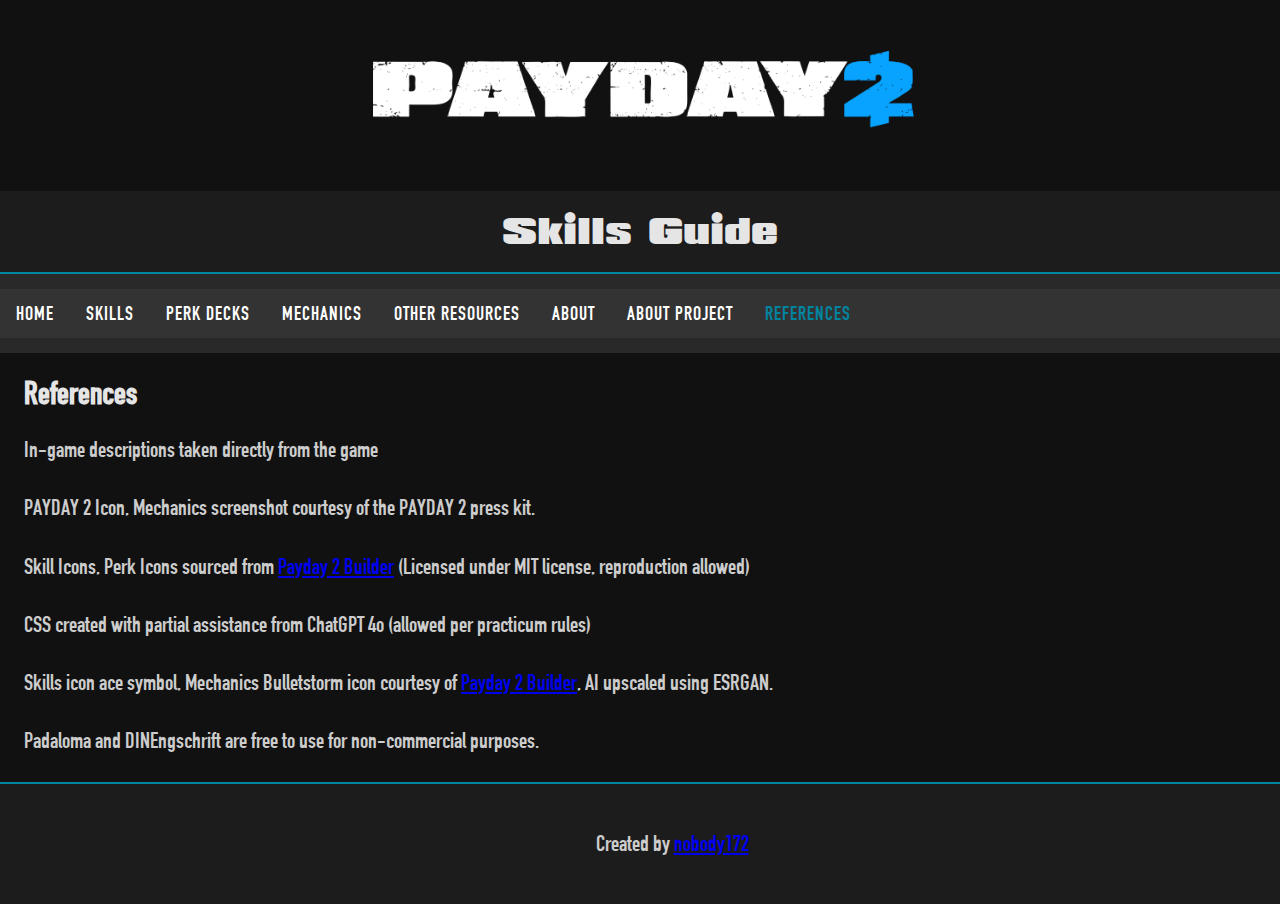
<file: References.html>
<!DOCTYPE html>
<html lang="en">
<head>
  <title>Payday 2 Skills Guide</title>
  <link href="css/styles.css" rel="stylesheet" type="text/css">
</head>

<body>
<!--- HEADER/NAVBAR******************* --->
<a href="index.html"><img src="media/PAYDAY2_LOGO_WHITE.png" class = "center" alt="Payday 2"></a>
<header>
  Skills Guide
</header>
<nav>
  <ul>
    <li><a href="index.html">Home</a></li>
    <li><a href="skills.html">Skills</a></li>
    <li><a href="perk_decks.html">Perk Decks</a></li>
    <li><a href="mechanics.html">Mechanics</a></li>
    <li><a href="external_resources.html">Other resources</a></li>
    <li><a href="about.html">About</a></li>
    <li><a href="about_project.html"> About Project</a></li>
    <li><a class="active" href="References.html"> References</a></li>
  </ul>
</nav>
<!--- HEADER/NAVBAR******************* --->
<h1>References</h1>

<p>
  In-game descriptions taken directly from the game
</p>
<p>
  PAYDAY 2 Icon, Mechanics screenshot courtesy of the PAYDAY 2 press kit.
</p>
<p>
  Skill Icons, Perk Icons sourced from <a href="https://www.pd2.dev/" target="_pd2skills">Payday 2 Builder</a> (Licensed under MIT license, reproduction allowed)
</p>
<p>
  CSS created with partial assistance from ChatGPT 4o (allowed per practicum rules)
</p>
<p>
  Skills icon ace symbol, Mechanics Bulletstorm icon courtesy of  <a href="https://www.pd2.dev/" target="_pd2skills">Payday 2 Builder</a>, AI upscaled using ESRGAN.
</p>
<p>
  Padaloma and DINEngschrift are free to use for non-commercial purposes.
</p>
<footer>
  <p>Created by <a href="https://github.com/nobody172/pd2skillsguide" target="_gh">nobody172</a></p>
</footer>
</body>
</html>
</file>
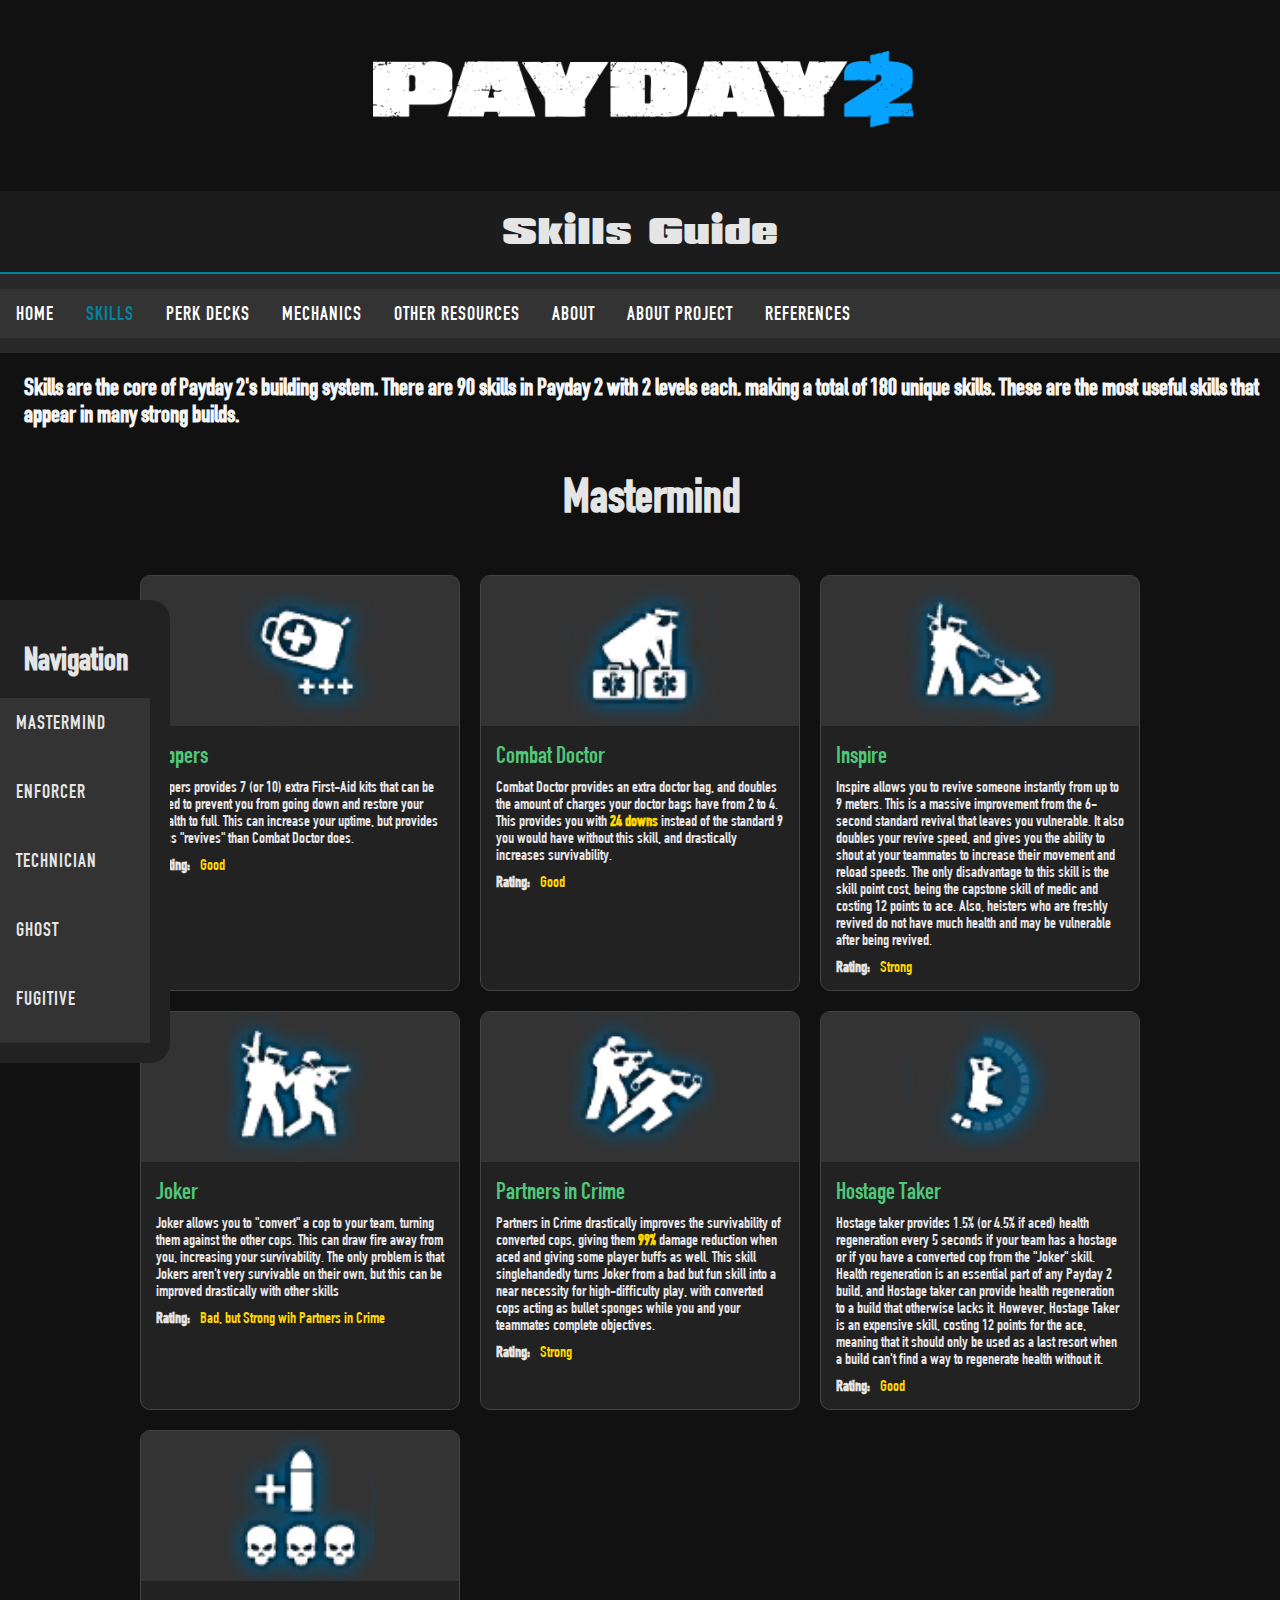
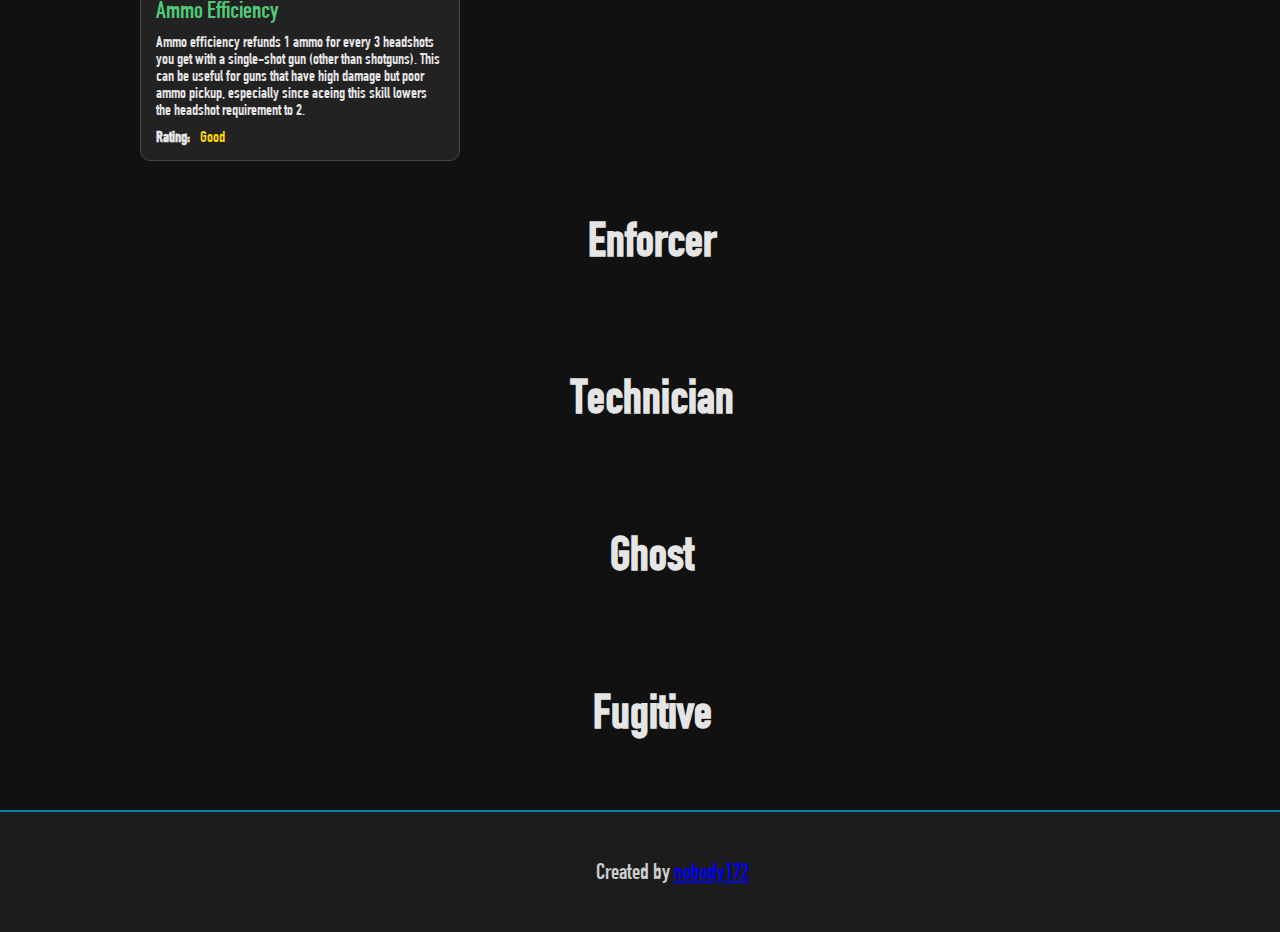
<file: skills.html>
<!DOCTYPE html>

<html lang="en">

    <head>
        <meta charset="utf-8"> <!-- subject to change -->
        <title>Payday2guide: Skills</title> <!--- if i register this site this is the domain name i will register-->
        <link href="css/styles.css" rel="stylesheet" type="text/css">
    </head>
<body>
<!--- HEADER/NAVBAR******************* --->
<a href="index.html"><img src="media/PAYDAY2_LOGO_WHITE.png" class = "center" alt="Payday 2"></a>
<header>
    Skills Guide
</header>
<nav>
    <ul>
        <li><a href="index.html">Home</a></li>
        <li><a class="active" href="skills.html">Skills</a></li>
        <li><a href="perk_decks.html">Perk Decks</a></li>
        <li><a href="mechanics.html">Mechanics</a></li>
        <li><a href="external_resources.html">Other resources</a></li>
        <li><a href="about.html">About</a></li>
        <li><a href="about_project.html"> About Project</a></li>
        <li><a href="References.html"> References</a></li>
    </ul>
</nav>
<!--- HEADER/NAVBAR******************* --->
<main>
    <section>
        <h2>Skills are the core of Payday 2's building system. There are 90 skills in Payday 2 with 2 levels each, making a total of 180 unique skills. These are the most useful skills that appear in many strong builds.</h2>
    </section>

    <div class="vert-nav">
        <h1>Navigation</h1>
        <ul>
            <li><a href="#mm">Mastermind</a></li>
            <li><a href="#enf">Enforcer</a></li>
            <li><a href="#tech">Technician</a></li>
            <li><a href="#ghost">Ghost</a></li>
            <li><a href="#fug">Fugitive</a></li>
        </ul>
    </div>


    <section class="skills-section-title" id="mm">
        <h1>Mastermind</h1>
    </section>
    <section class="skills-grid"> <!--mm -->
        <section class="skill-container">
            <div class="skill-image">
                <img src="./media/skills/icon_11_2.png" alt="Skill Image">
            </div>
            <div class="skill-details">
                <div class="skill-title payday-blue">Uppers</div>
                <div class="skill-description">
                    Uppers provides 7 (or 10) extra First-Aid kits that can be used to prevent you from going down and restore your health to full. This can increase your uptime, but provides less "revives" than Combat Doctor does.
                </div>
                <div class="skill-rating">
                    <strong>Rating:</strong>
                    <div class="rating-rank">Good</div>
                </div>
            </div>
        </section>

        <section class="skill-container">
            <div class="skill-image">
                <img src="./media/skills/icon_8_5.png" alt="Skill Image">
            </div>
            <div class="skill-details">
                <div class="skill-title payday-blue">Combat Doctor</div>
                <div class="skill-description">
                    Combat Doctor provides an extra doctor bag, and doubles the amount of charges your doctor bags have from 2 to 4. This provides you with <em>24 downs</em> instead of the standard 9 you would have without this skill, and
                    drastically increases survivability.
                </div>
                <div class="skill-rating">
                    <strong>Rating:</strong>
                    <div class="rating-rank">Good</div>
                </div>
            </div>
        </section>

        <section class="skill-container">
            <div class="skill-image">
                <img src="./media/skills/icon_9_4.png" alt="Skill Image">
            </div>
            <div class="skill-details">
                <div class="skill-title payday-blue">Inspire</div>
                <div class="skill-description">
                    Inspire allows you to revive someone instantly from up to 9 meters. This is a massive improvement from the 6-second standard revival that leaves you vulnerable. It also doubles your revive speed, and gives you the ability
                    to shout at your teammates to increase their movement and reload speeds. The only disadvantage to this skill is the skill point cost, being the capstone skill of medic and costing 12 points to ace. Also, heisters who
                    are freshly revived do not have much health and may be vulnerable after being revived.
                </div>
                <div class="skill-rating">
                    <strong>Rating:</strong>
                    <div class="rating-rank">Strong</div>
                </div>
            </div>
        </section>

        <section class="skill-container">
            <div class="skill-image">
                <img src="./media/skills/icon_8_6.png" alt="Skill Image">
            </div>
            <div class="skill-details">
                <div class="skill-title payday-blue">Joker</div>
                <div class="skill-description">
                    Joker allows you to "convert" a cop to your team, turning them against the other cops. This can draw fire away from you, increasing your survivability. The only problem is that Jokers aren't very survivable
                    on their own, but this can be improved drastically with other skills
                </div>
                <div class="skill-rating">
                    <strong>Rating:</strong>
                    <div class="rating-rank">Bad, but Strong wih Partners in Crime</div>
                </div>
            </div>
        </section>

        <section class="skill-container">
            <div class="skill-image">
                <img src="./media/skills/icon_10_1.png" alt="Skill Image">
            </div>
            <div class="skill-details">
                <div class="skill-title payday-blue">Partners in Crime</div>
                <div class="skill-description">
                    Partners in Crime drastically improves the survivability of converted cops, giving them <em>99%</em> damage reduction when aced and giving some player buffs as well. This skill singlehandedly turns Joker from a bad
                    but fun skill into a near necessity for high-difficulty play, with converted cops acting as bullet sponges while you and your teammates complete objectives.
                </div>
                <div class="skill-rating">
                    <strong>Rating:</strong>
                    <div class="rating-rank">Strong</div>
                </div>
            </div>
        </section>

        <section class="skill-container">
            <div class="skill-image">
                <img src="./media/skills/icon_10_2.png" alt="Skill Image">
            </div>
            <div class="skill-details">
                <div class="skill-title payday-blue">Hostage Taker</div>
                <div class="skill-description">
                    Hostage taker provides 1.5% (or 4.5% if aced) health regeneration every 5 seconds if your team has a hostage or if you have a converted cop from the "Joker" skill. Health regeneration is an essential part of any Payday 2 build,
                    and Hostage taker can provide health regeneration to a build that otherwise lacks it. However, Hostage Taker is an expensive skill, costing 12 points for the ace, meaning that it should only be used as a last resort
                    when a build can't find a way to regenerate health without it.
                </div>
                <div class="skill-rating">
                    <strong>Rating:</strong>
                    <div class="rating-rank">Good</div>
                </div>
            </div>
        </section>

        <section class="skill-container">
            <div class="skill-image">
                <img src="./media/skills/icon_4_8.png" alt="Skill Image">
            </div>
            <div class="skill-details">
                <div class="skill-title payday-blue">Ammo Efficiency</div>
                <div class="skill-description">
                    Ammo efficiency refunds 1 ammo for every 3 headshots you get with a single-shot gun (other than shotguns). This can be useful for guns that have high damage but poor ammo pickup,
                    especially since aceing this skill lowers the headshot requirement to 2.
                </div>
                <div class="skill-rating">
                    <strong>Rating:</strong>
                    <div class="rating-rank">Good</div>
                </div>
            </div>
        </section>


    </section>

    <section class="skills-section-title" id="enf">
        <h1>Enforcer</h1>
    </section>
    <section class="skills-grid"> <!--- enf --->

    </section>

    <section class="skills-section-title" id="tech">
        <h1>Technician</h1>
    </section>
    <section class="skills-grid"> <!--- tech --->

    </section>

    <section class="skills-section-title" id="ghost">
        <h1>Ghost</h1>
    </section>
    <section class="skills-grid"> <!--- ghost --->

    </section>

    <section class="skills-section-title" id="fug">
        <h1>Fugitive</h1>
    </section>
    <section class="skills-grid"> <!--- fug --->

    </section>

</main>
</body>
    <footer>
        <p>Created by <a href="https://github.com/nobody172/pd2skillsguide" target="_gh">nobody172</a></p>
    </footer>
</html>
</file>
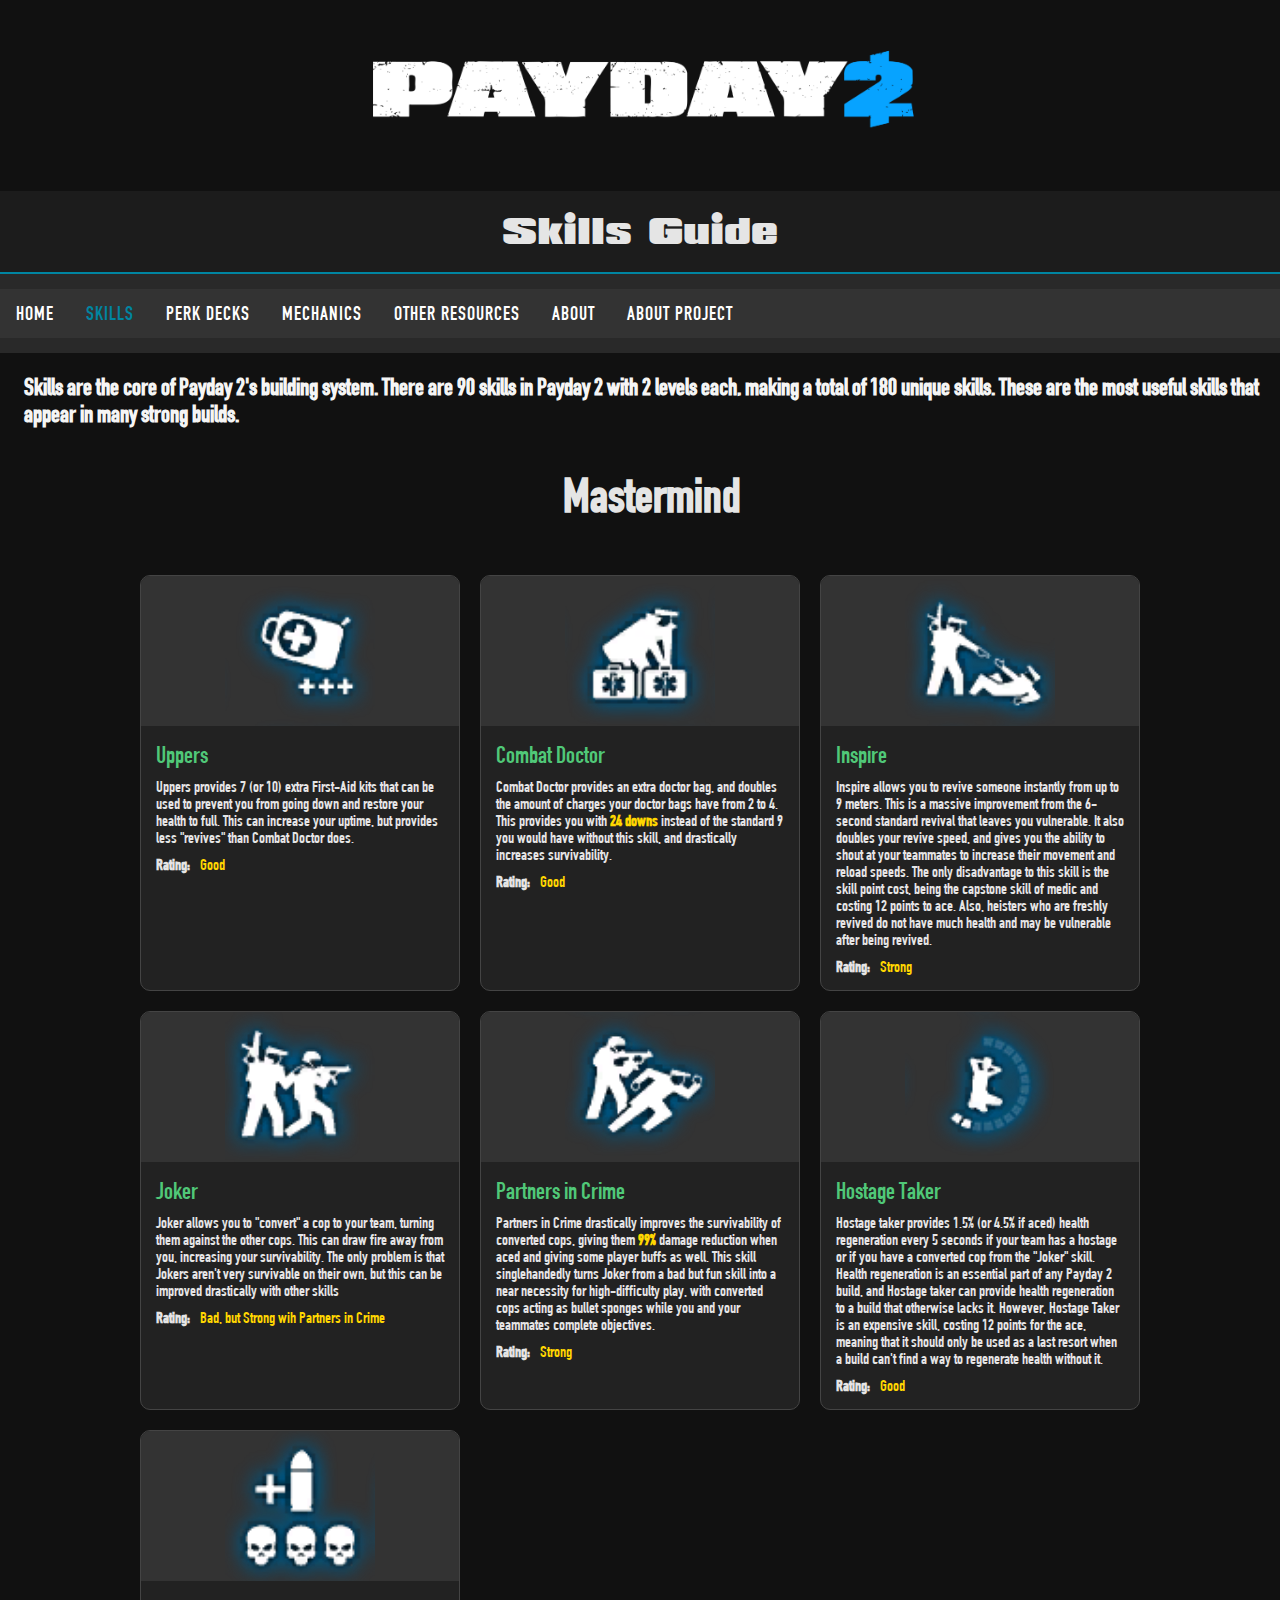
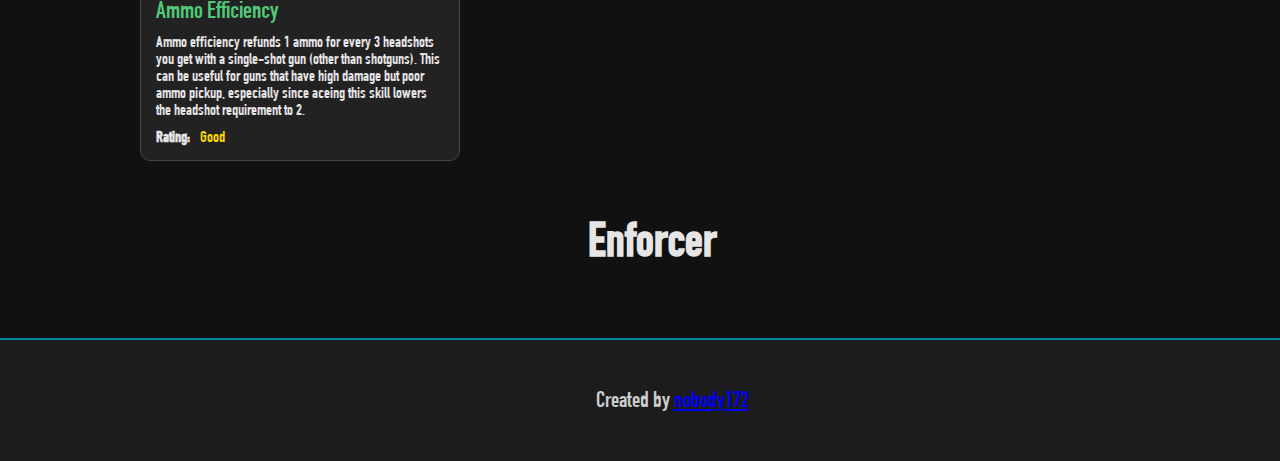
<file: skillsmain.html>
<!DOCTYPE html>

<html lang="en">

    <head>
        <meta charset="utf-8"> <!-- subject to change -->
        <title>Payday2guide: Skills</title> <!--- if i register this site this is the domain name i will register-->
        <link href="css/styles.css" rel="stylesheet" type="text/css">
    </head>
<body>
<!--- HEADER/NAVBAR******************* --->
<a href="index.html"><img src="media/PAYDAY2_LOGO_WHITE.png" class = "center" alt="Payday 2"></a>
<header>
    Skills Guide
</header>
<nav>
    <ul>
        <li><a href="index.html">Home</a></li>
        <li><a class="active" href="skillsmain.html">Skills</a></li>
        <li><a href="perk_decks.html">Perk Decks</a></li>
        <li><a href="mechanics.html">Mechanics</a></li>
        <li><a href="external_resources.html">Other resources</a></li>
        <li><a href="about.html">About</a></li>
        <li><a href="about_project.html"> About Project</a></li>
    </ul>
</nav>
<!--- HEADER/NAVBAR******************* --->
<main>
    <section>
        <h2>Skills are the core of Payday 2's building system. There are 90 skills in Payday 2 with 2 levels each, making a total of 180 unique skills. These are the most useful skills that appear in many strong builds.</h2>
    </section>
    <section class="skills-section-title">
        <h1>Mastermind</h1>
    </section>
    <section class="skills-grid"> <!--mm -->
        <section class="skill-container">
            <div class="skill-image">
                <img src="./media/skills/icon_11_2.png" alt="Skill Image">
            </div>
            <div class="skill-details">
                <div class="skill-title payday-blue">Uppers</div>
                <div class="skill-description">
                    Uppers provides 7 (or 10) extra First-Aid kits that can be used to prevent you from going down and restore your health to full. This can increase your uptime, but provides less "revives" than Combat Doctor does.
                </div>
                <div class="skill-rating">
                    <strong>Rating:</strong>
                    <div class="rating-rank">Good</div>
                </div>
            </div>
        </section>

        <section class="skill-container">
            <div class="skill-image">
                <img src="./media/skills/icon_8_5.png" alt="Skill Image">
            </div>
            <div class="skill-details">
                <div class="skill-title payday-blue">Combat Doctor</div>
                <div class="skill-description">
                    Combat Doctor provides an extra doctor bag, and doubles the amount of charges your doctor bags have from 2 to 4. This provides you with <em>24 downs</em> instead of the standard 9 you would have without this skill, and
                    drastically increases survivability.
                </div>
                <div class="skill-rating">
                    <strong>Rating:</strong>
                    <div class="rating-rank">Good</div>
                </div>
            </div>
        </section>

        <section class="skill-container">
            <div class="skill-image">
                <img src="./media/skills/icon_9_4.png" alt="Skill Image">
            </div>
            <div class="skill-details">
                <div class="skill-title payday-blue">Inspire</div>
                <div class="skill-description">
                    Inspire allows you to revive someone instantly from up to 9 meters. This is a massive improvement from the 6-second standard revival that leaves you vulnerable. It also doubles your revive speed, and gives you the ability
                    to shout at your teammates to increase their movement and reload speeds. The only disadvantage to this skill is the skill point cost, being the capstone skill of medic and costing 12 points to ace. Also, heisters who
                    are freshly revived do not have much health and may be vulnerable after being revived.
                </div>
                <div class="skill-rating">
                    <strong>Rating:</strong>
                    <div class="rating-rank">Strong</div>
                </div>
            </div>
        </section>

        <section class="skill-container">
            <div class="skill-image">
                <img src="./media/skills/icon_8_6.png" alt="Skill Image">
            </div>
            <div class="skill-details">
                <div class="skill-title payday-blue">Joker</div>
                <div class="skill-description">
                    Joker allows you to "convert" a cop to your team, turning them against the other cops. This can draw fire away from you, increasing your survivability. The only problem is that Jokers aren't very survivable
                    on their own, but this can be improved drastically with other skills
                </div>
                <div class="skill-rating">
                    <strong>Rating:</strong>
                    <div class="rating-rank">Bad, but Strong wih Partners in Crime</div>
                </div>
            </div>
        </section>

        <section class="skill-container">
            <div class="skill-image">
                <img src="./media/skills/icon_10_1.png" alt="Skill Image">
            </div>
            <div class="skill-details">
                <div class="skill-title payday-blue">Partners in Crime</div>
                <div class="skill-description">
                    Partners in Crime drastically improves the survivability of converted cops, giving them <em>99%</em> damage reduction when aced and giving some player buffs as well. This skill singlehandedly turns Joker from a bad
                    but fun skill into a near necessity for high-difficulty play, with converted cops acting as bullet sponges while you and your teammates complete objectives.
                </div>
                <div class="skill-rating">
                    <strong>Rating:</strong>
                    <div class="rating-rank">Strong</div>
                </div>
            </div>
        </section>

        <section class="skill-container">
            <div class="skill-image">
                <img src="./media/skills/icon_10_2.png" alt="Skill Image">
            </div>
            <div class="skill-details">
                <div class="skill-title payday-blue">Hostage Taker</div>
                <div class="skill-description">
                    Hostage taker provides 1.5% (or 4.5% if aced) health regeneration every 5 seconds if your team has a hostage or if you have a converted cop from the "Joker" skill. Health regeneration is an essential part of any Payday 2 build,
                    and Hostage taker can provide health regeneration to a build that otherwise lacks it. However, Hostage Taker is an expensive skill, costing 12 points for the ace, meaning that it should only be used as a last resort
                    when a build can't find a way to regenerate health without it.
                </div>
                <div class="skill-rating">
                    <strong>Rating:</strong>
                    <div class="rating-rank">Good</div>
                </div>
            </div>
        </section>

        <section class="skill-container">
            <div class="skill-image">
                <img src="./media/skills/icon_4_8.png" alt="Skill Image">
            </div>
            <div class="skill-details">
                <div class="skill-title payday-blue">Ammo Efficiency</div>
                <div class="skill-description">
                    Ammo efficiency refunds 1 ammo for every 3 headshots you get with a single-shot gun (other than shotguns). This can be useful for guns that have high damage but poor ammo pickup,
                    especially since aceing this skill lowers the headshot requirement to 2.
                </div>
                <div class="skill-rating">
                    <strong>Rating:</strong>
                    <div class="rating-rank">Good</div>
                </div>
            </div>
        </section>


    </section>
    <section class="skills-section-title">
        <h1>Enforcer</h1>
    </section>
    <section class="skills-grid"> <!--- enf --->

    </section>
</main>
</body>
    <footer>
        <p>Created by <a href="https://github.com/nobody172/pd2skillsguide" target="_gh">nobody172</a></p>
    </footer>
</html>
</file>
<file: css/styles.css>
/* PAYDAY 2 Themed CSS */
/* Partially Generated by ChatGPT 4o */

@font-face { /* pd2 body font */
    font-family: 'DINEngschrift';
    src: url('../fonts/DINEngschrift Regular.ttf') format('truetype');
}

@font-face { /*pd2 heading font */
    font-family: 'Padaloma';
    src: local(Padaloma),
    url('../fonts/Padaloma.ttf') format('truetype'),
    url('../fonts/padaloma-webfont.woff') format('woff');
    url('../fonts/padaloma-webfont.woff2') format('woff2');
    format('truetype');
}

html {
    scroll-behavior: smooth;
}

body {
    background-color: #111; /* Dark background for an intense vibe */
    color: #e5e5e5; /* Light grey text for contrast */
    font-family: DINEngschrift, sans-serif; /* pd2 font */
    margin: 0;
    padding: 0;
    overflow-x: hidden;
}

header {
    background-color: #1c1c1c; /* Darker header */
    padding: 20px;
    text-align: center;
    border-bottom: 2px solid #0085a1; /* Payday 2 signature cyan color */
    font-size: xx-large;
    font-family: Padaloma, sans-serif;
}

header h1 {
    color: #0085a1; /* Neon-like highlight color for title */
    font-size: 2.5em;
    letter-spacing: 2px;
    padding-left: 48px;
    margin-left: 12px;
}

nav {
    text-align: center;
    background-color: #292929;
    padding: 15px 0;
}

nav a {
    color: #e5e5e5;
    text-decoration: none;
    padding: 10px 20px;
    font-size: 1.2em;
    text-transform: uppercase;
    letter-spacing: 1px;
}

nav a:hover {
    color: #0085a1;
    text-shadow: 0 0 10px #0085a1; /* Neon effect on hover */
}

/* Container to hold both the left and right boxes */
.container {
    display: flex;
    justify-content: space-between; /* Add space between the two containers */
    margin: 0 auto;
    padding: 20px;
    background-color: #111; /* Slightly lighter than body */
    box-shadow: 0px 0px 10px 2px rgba(0, 0, 0, 0.7); /* Subtle shadow for 3D effect */
    flex-wrap: wrap;
    align-content: center;
    align-items: center;
}

/* Styling for left container */
.mainContainerLeft {
    background-color: #222;
    width: 400px; /* Fixed width */
    height: 400px; /* Fixed height */
    border: 2px solid #222;
    box-shadow: 0px 0px 10px rgba(0, 0, 0, 0.1);
    display: flex; /* Use flexbox to center the content */
    justify-content: center; /* Center horizontally */
    align-items: center; /* Center vertically */
    text-align: center; /* Center the text */
    flex-direction: column; /* Stack the heading and paragraph vertically */
    margin-left: 200px;
    border-radius: 10px;
}

.mainContainerLeft img {
    width: 400px;
    height: 400px;
}

/* Styling for right container */
.mainContainerRight {
    background-color: #222;
    border-radius: 10px;
    width: calc(100% - 850px);  /* Adjusts width */
    margin-right: 200px;
    height: 400px;
    border: 2px solid #222;
    box-shadow: 0px 0px 10px rgba(0, 0, 0, 0.1);
    display: flex;  /* Flexbox layout */
    justify-content: center;  /* Centers content horizontally */
    align-items: center;  /* Centers content vertically */
    text-align: center;  /* Centers text inside the container */
    flex-direction: column;  /* Stack content vertically */
}

.mainContainerIMG {
    margin: 0 auto;  /* This centers the element horizontally */
    display: block;  /* Ensures it's a block-level element */
    width: auto;  /* Let the width adjust automatically based on content */
    max-width: 1500px;  /* Ensure it does not exceed the full width of the viewport */
    max-height: 844px;
    text-align: center;  /* Centers any inline content inside, such as text or images */
}

.mainContainerIMG img {
    max-width: 1500px;  /* Ensure it does not exceed the full width of the viewport */
    max-height: 844px;
}

h1 {
    margin-left: 24px;
}

h2 {
    color: #f5f5f5;
    /*border-bottom: 2px solid #0085a1;*/
    padding-bottom: 10px;
    margin-bottom: 20px;
    margin-left: 24px

}

p {
    line-height: 1.6;
    color: #cccccc;
    font-size: 1.4em;
    font-family: DINEngschrift, sans-serif;
    margin-left: 24px;
}

button {
    background-color: #0085a1;
    color: #f5f5f5;
    border: none;
    padding: 10px 20px;
    font-size: 1.2em;
    cursor: pointer;
    transition: background-color 0.3s ease-in-out;
}

button:hover {
    background-color: #00a7c3;
}

footer {
    background-color: #1c1c1c;
    padding: 20px;
    text-align: center;
    color: #e5e5e5;
    border-top: 2px solid #0085a1;
    position: relative;
    top: 90%;
    width: 100%;
}

/* Mask icon for buttons (optional, include if you want mask visuals on buttons) */
button:before {
    content: "\1F608"; /* Emoji representing a mask (can replace with actual mask icon) */
    margin-right: 10px;
}

ul {
    list-style-type: none;
    margin: auto;
    padding: 0;
    overflow: hidden;
    background-color: #333;

}

li {
    float: left;
    margin-left: auto;
    margin-right: auto;
    font-family: DINEngschrift, sans-serif;

}

li a {
    display: block;
    color: white;
    text-align: center;
    padding: 14px 16px;
    text-decoration: none;
    font-family: DINEngschrift, sans-serif;
}

li a:hover {
    background-color: #111;
}

.active {
    pointer-events: none; /* Disables clicking */
    cursor: default; /* Changes cursor to indicate non-clickable */
    color: #0085a1; /* Optional: changes color to indicate it's the current page */
}

/* Responsive Design */
@media (max-width: 768px) {
    header h1 {
        font-size: 2em;
    }

    nav a {
        font-size: 1em;
        padding: 8px 15px;
    }

    .container {
        padding: 10px;
    }
}

.center {
    display: block;
    margin-left: auto;
    margin-right: auto;
    width: 50%;
}

/* Section Container for the Perk Deck */
.perk-deck-section {
    padding: 40px 20px;
    background-color: #121212; /* Slightly darker background for the whole section */
    margin: 20px auto;
    border-radius: 10px;
    max-width: 80%; /* Restrict the width to keep layout neat */
    box-shadow: 0 0 20px rgba(0, 0, 0, 0.7); /* Shadow for section depth */
    text-align: center;
}

/* Perk Deck Title */
.perk-deck-title {
    text-align: center;
    margin-bottom: 20px;
}

.perk-deck-title h2 {
    color: #0085a1; /* Cyan color matching the theme */
    font-size: 2em;
    font-weight: bold;
    text-transform: uppercase;
    letter-spacing: 2px;
    border-bottom: 2px solid #0085a1; /* Accent border for title */
    display: inline-block;
    padding-bottom: 10px;
}

/* Perk Deck Container and Cards */
.perk-deck-container {
    display: flex;
    justify-content: space-around;
    align-items: center;
    padding: 20px;
    background-color: #1b1b1b; /* Dark background to fit Payday 2 aesthetic */
    border: 2px solid #0085a1; /* Cyan border to match theme */
    border-radius: 10px;
    box-shadow: 0 0 15px rgba(0, 0, 0, 0.7); /* Shadow for depth */
    gap: 45px; /* Spacing between cards */
}

.perk-card {
    background-color: #222; /* Dark card background */
    border: 1px solid #0085a1; /* Cyan border for accent */
    border-radius: 8px;
    text-align: left;
    padding: 10px;
    max-width: 15%; /* Adjust card width as needed */
    min-width: 10%;
    transition: transform 0.3s, box-shadow 0.3s;
    box-shadow: 0 4px 8px rgba(0, 0, 0, 0.5);
    margin-bottom: 20px;
}

.perk-card h3 {
    color: #e5e5e5;
    font-size: 1.1em;
    margin: 0 0 10px 0;
    text-align: center;
}

.perk-content {
    display: flex; /* Flexbox for image and text alignment */
    gap: 10px; /* Spacing between image and text */
}

.perk-card img {
    width: 100%; /* Fixed width for image */
    height: 100%;
    border-radius: 6px;
}

.perk-text {
    display: flex;
    flex-direction: column;
    justify-content: center;
}

.perk-text p {
    color: #b0b0b0;
    font-size: 0.9em;
    line-height: 1.4;
    margin: 0;
}

.perk-card:hover {
    transform: scale(1.05); /* Slight zoom on hover */
    box-shadow: 0 8px 16px rgba(0, 0, 0, 0.8); /* Enhanced shadow on hover */
}

.perk-content-container {
    padding: 20px;
    margin: auto;
    text-align: center;
    background-color: #1b1b1b; /* Dark background to fit Payday 2 aesthetic */
    border: 2px solid #0085a1; /* Cyan border to match theme */
    border-radius: 10px;
    box-shadow: 0 0 15px rgba(0, 0, 0, 0.7); /* Shadow for depth */
    gap: 45px; /* Spacing between cards */
}

.skills-section-title {
    text-align: center;
}

.skills-section-title h1{
    font-size: 72px;
    font-weight: bold;
}

.skills-section-title h1 {
    font-size: 48px;
    font-weight: bold;
}

.skills-grid {
    display: grid;
    grid-template-columns: repeat(auto-fill, minmax(300px, 1fr));
    gap: 20px;
    padding: 20px;
    max-width: 1000px;
    margin: 0 auto;
}

.skill-container {
    display: flex;
    border: 1px solid #444;
    background-color: #222;
    border-radius: 10px;
    overflow: hidden;
    flex-direction: column;
    transition: transform 0.3s, box-shadow 0.3s;
}

.skill-container:hover {
    transform: scale(1.05); /* Slight zoom on hover */
    box-shadow: 0 8px 16px rgba(0, 0, 0, 0.8); /* Enhanced shadow on hover */
}

.skill-image {
    width: 100%;
    background-color: #333;
    height: 150px;
}

.skill-image img {
    width: 100%;
    height: 100%;
    object-fit: contain;
}

.skill-details {
    padding: 15px;
    display: flex;
    flex-direction: column;
    justify-content: space-between;
}

.skill-title {
    font-size: 1.5em;
    margin-bottom: 10px;
    color: #50c878;
}

.skill-description {
    font-size: 1em;
    margin-bottom: 10px;
}

.skill-description em {
    font-weight: bold;
    font-style: normal;
    color: gold;
}

.skill-rating {
    display: flex;
    align-items: center;
}

.rating-rank {
    color: gold;
    margin-left: 10px;
}

/* Payday 2 Theme Color */
.payday-blue {
    color: #50c878;
}

.about-project {
    margin-left: 20px;
    font-size: 24px;
}

.about-project ul {
    list-style-type: bullet;
    margin: 40px;
    background-color: #111;
    float: none;

}

.about-project li {
    float: none;
    display: block;
}

.vert-nav {
    position: fixed;  /* Keep the nav bar fixed as you scroll */
    top: 600px;  /* Adjust positioning from the top of the page */
    left: 0;  /* Align it to the left side of the screen */
    width: 150px;  /* Set the width of the nav bar */
    background-color: #222;  /* Background color */
    padding: 20px;
    border-radius: 20px;
    margin-left: -20px;
}

.vert-nav ul {
    list-style-type: none;

    padding: 0;
}

.vert-nav li {
    margin-bottom: 20px;
}

.vert-nav a {
    text-decoration: none;
    color: #e5e5e5;
    font-size: 1.2em;
    text-transform: uppercase;
    letter-spacing: 1px;
}

.vert-nav a:hover {
    color: #0085a1;
    text-shadow: 0 0 10px #0085a1;  /* Add a neon effect on hover */
}

.perk-nav {
    position: absolute;  /* Keep the nav bar fixed as you scroll */
    top: 800px;  /* Adjust positioning from the top of the page */
    left: 0;  /* Align it to the left side of the screen */
    width: 150px;  /* Set the width of the nav bar */
    background-color: #222;  /* Background color */
    padding: 20px;
    margin-left: -20px; /* Only show rounded edges on right side */
    border-radius: 10px;
}

.perk-nav ul {
    list-style-type: none;
    padding: 0;
    border-radius: 10px;
}

.perk-nav li {
    margin-bottom: 20px;
}

.perk-nav a {
    text-decoration: none;
    color: #e5e5e5;
    font-size: 1.2em;
    text-transform: uppercase;
    letter-spacing: 1px;
}

.perk-nav a:hover {
    color: #0085a1;
    text-shadow: 0 0 10px #0085a1;  /* Add a neon effect on hover */
}

@media (max-width: 768px) {
    .skills-grid {
        grid-template-columns: 1fr;
    }
}
</file>
